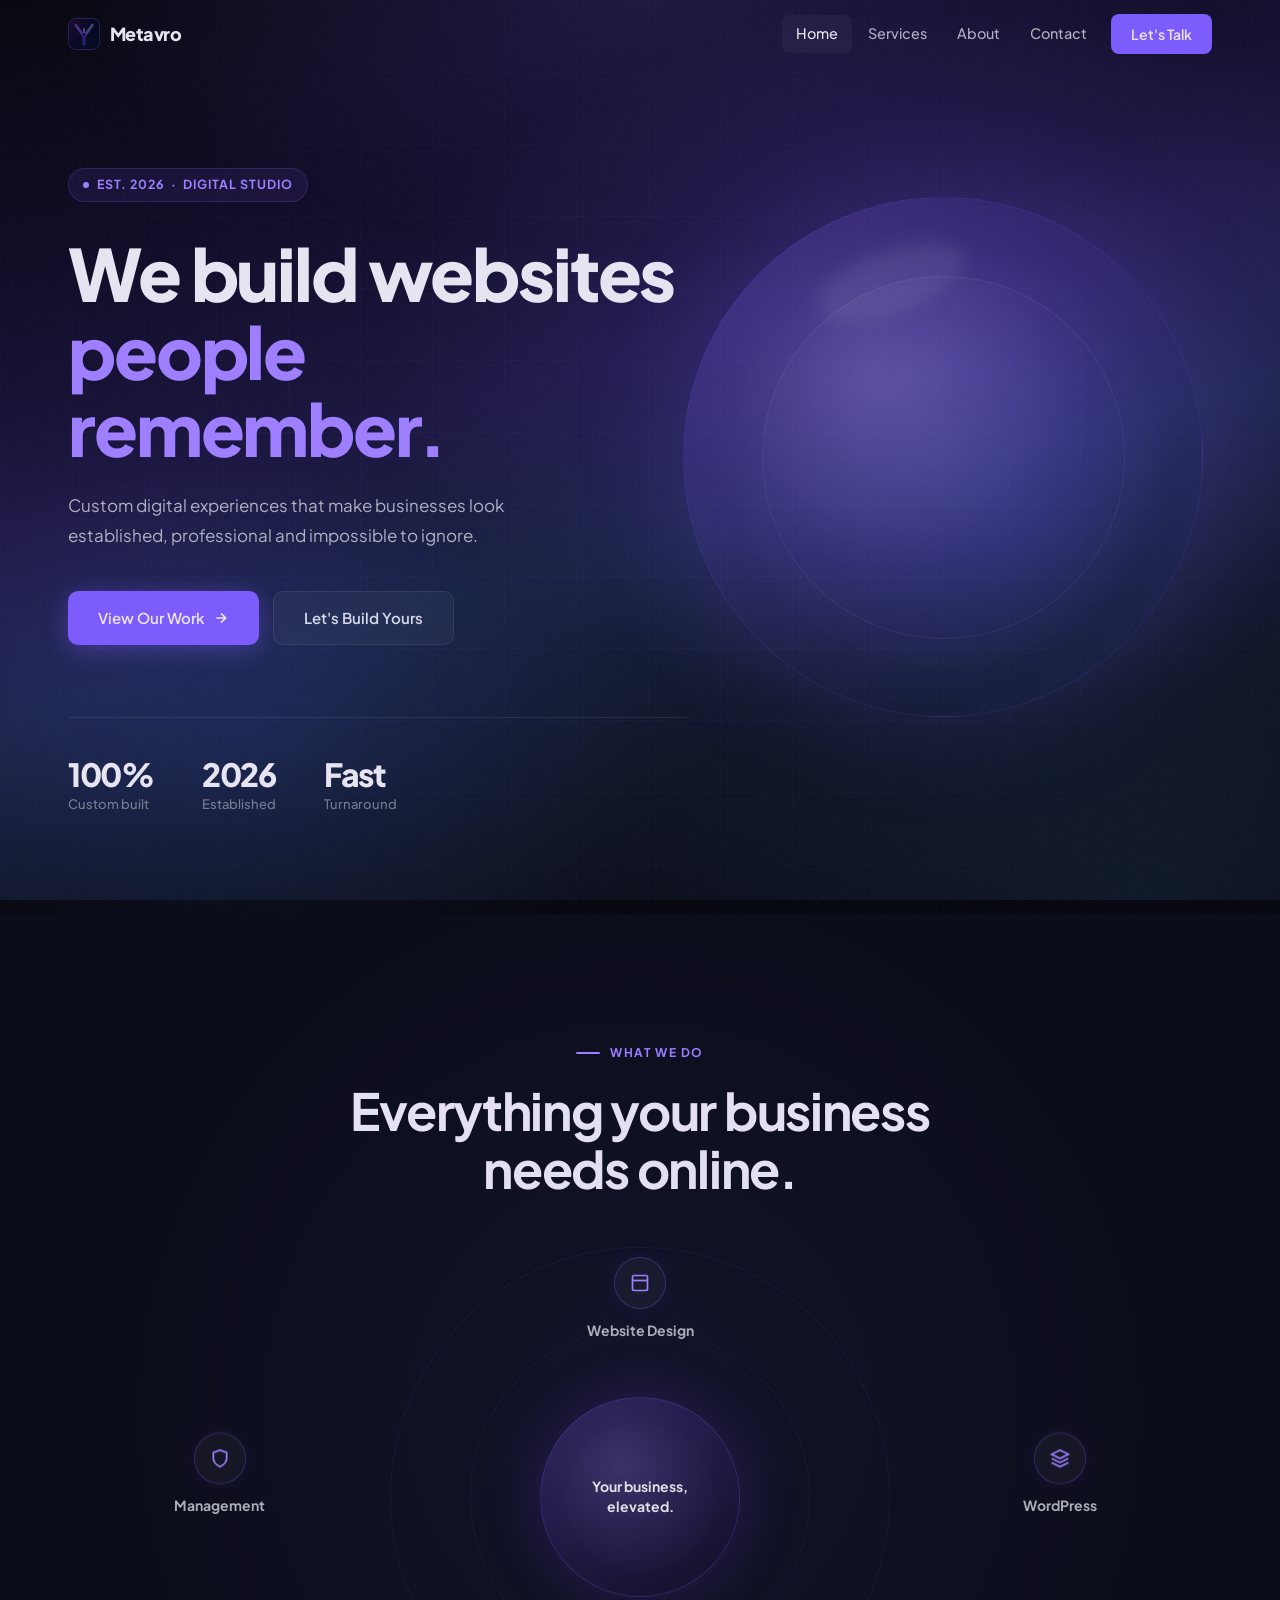
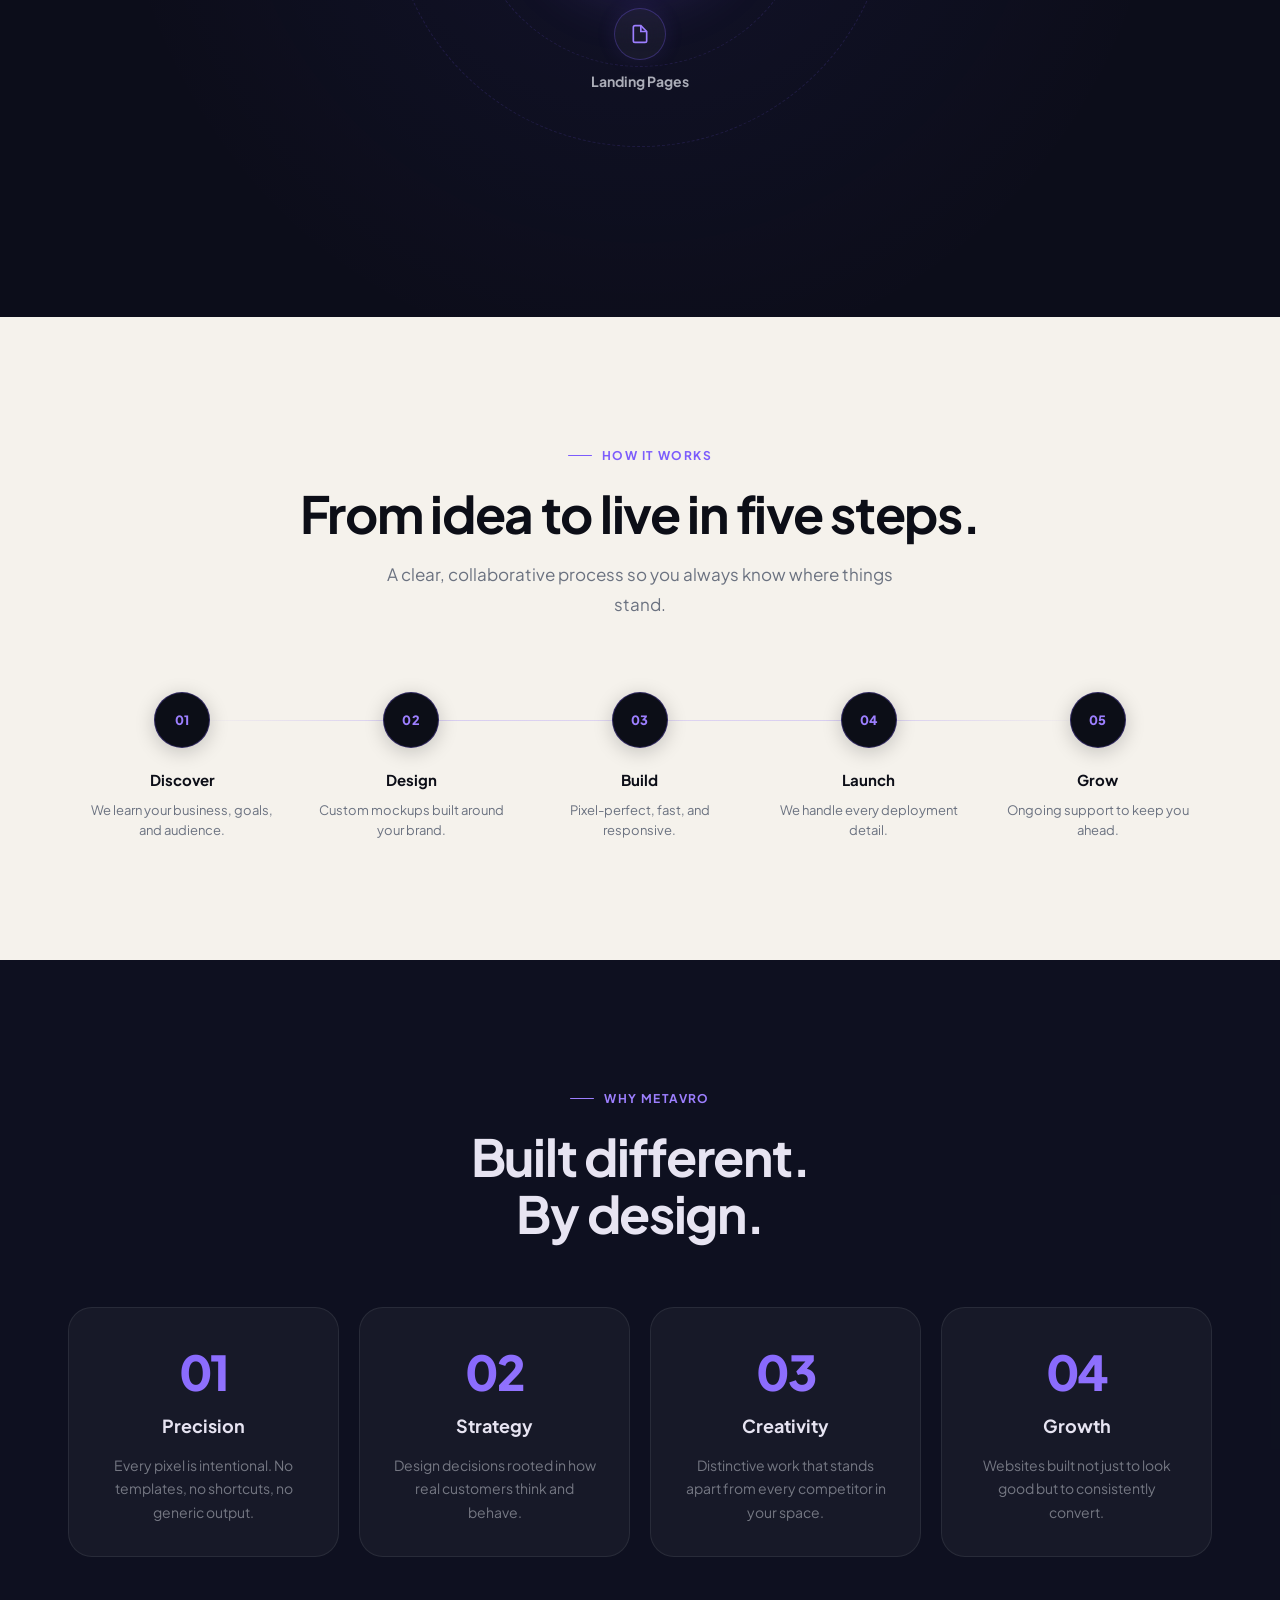
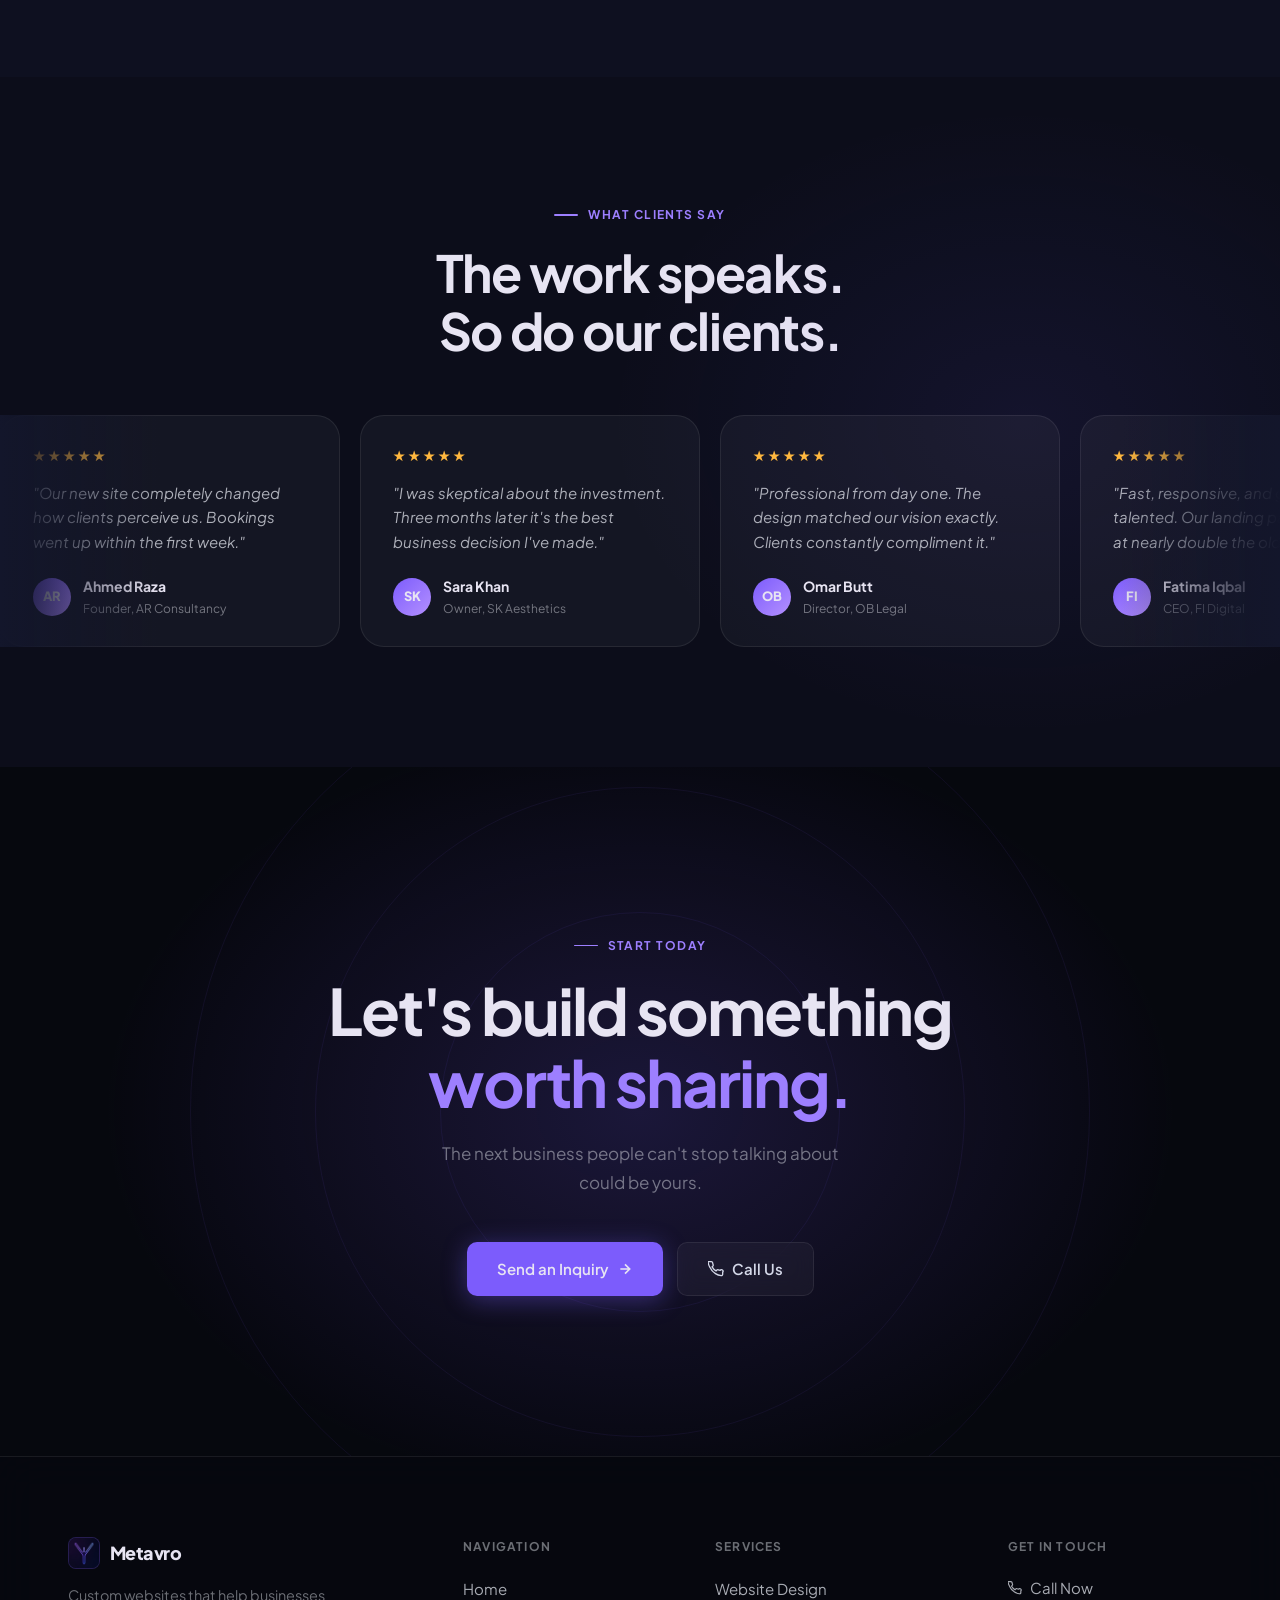
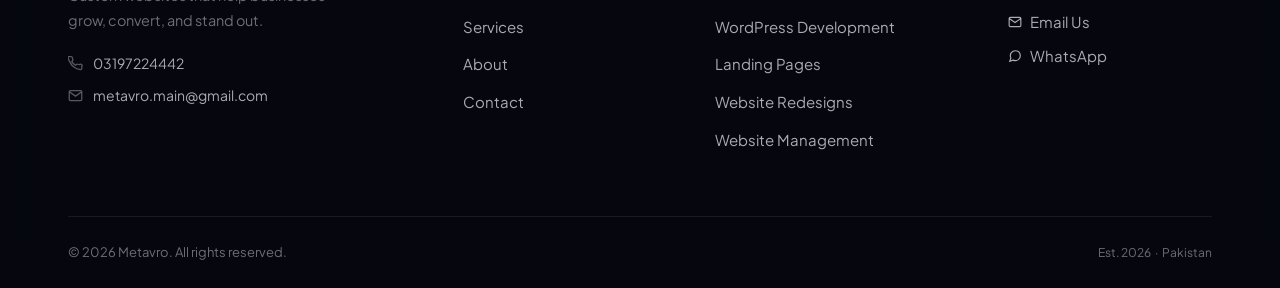
<file: index.html>
<!DOCTYPE html>
<html lang="en">
<head>
<meta charset="UTF-8">
<meta name="viewport" content="width=device-width, initial-scale=1.0">
<title>Metavro — We build websites people remember.</title>
<meta name="description" content="Metavro creates custom digital experiences that make businesses look established, professional and impossible to ignore.">
<link rel="preconnect" href="https://fonts.googleapis.com">
<link rel="preconnect" href="https://fonts.gstatic.com" crossorigin>
<link href="https://fonts.googleapis.com/css2?family=Plus+Jakarta+Sans:ital,wght@0,400;0,500;0,600;0,700;0,800;1,400&display=swap" rel="stylesheet">
<link rel="icon" type="image/png" href="favicon.png">
<link rel="stylesheet" href="shared.css">
<style>

/* ── HERO ── */
.hero {
  min-height: 100vh;
  background: transparent;
  position: relative;
  display: flex;
  align-items: center;
  overflow: hidden;
  padding-top: 68px;
}
.hero-noise {
  position: absolute; inset: 0;
  background-image: url("data:image/svg+xml,%3Csvg viewBox='0 0 256 256' xmlns='http://www.w3.org/2000/svg'%3E%3Cfilter id='noise'%3E%3CfeTurbulence type='fractalNoise' baseFrequency='0.9' numOctaves='4' stitchTiles='stitch'/%3E%3C/filter%3E%3Crect width='100%25' height='100%25' filter='url(%23noise)' opacity='1'/%3E%3C/svg%3E");
  opacity: 0.025; pointer-events: none;
}
.hero-gradient {
  position: absolute; inset: 0; pointer-events: none;
  background: radial-gradient(ellipse 70% 60% at 75% 40%, rgba(124,92,252,0.22) 0%, transparent 65%),
              radial-gradient(ellipse 50% 50% at 20% 80%, rgba(59,91,219,0.14) 0%, transparent 60%);
}
.hero-grid {
  position: absolute; inset: 0; pointer-events: none;
  background-image:
    linear-gradient(rgba(124,92,252,0.05) 1px, transparent 1px),
    linear-gradient(90deg, rgba(124,92,252,0.05) 1px, transparent 1px);
  background-size: 72px 72px;
  mask-image: radial-gradient(ellipse 80% 80% at 50% 50%, black 30%, transparent 100%);
}
.hero-sphere {
  position: absolute; right: 6%; top: 50%; transform: translateY(-50%);
  width: min(520px, 48vw); height: min(520px, 48vw);
  border-radius: 50%;
  background: radial-gradient(circle at 35% 35%, rgba(157,127,255,0.35), rgba(124,92,252,0.18) 40%, transparent 70%),
              radial-gradient(circle at 65% 65%, rgba(59,91,219,0.15), transparent 60%);
  border: 1px solid rgba(124,92,252,0.15);
  box-shadow: 0 0 120px rgba(124,92,252,0.18), inset 0 0 60px rgba(124,92,252,0.08);
  animation: float 7s ease-in-out infinite;
  pointer-events: none;
}
.hero-sphere::before {
  content: '';
  position: absolute; inset: 15%;
  border-radius: 50%;
  border: 1px solid rgba(255,255,255,0.06);
  background: radial-gradient(circle at 40% 30%, rgba(255,255,255,0.06), transparent 60%);
}
.hero-sphere::after {
  content: '';
  position: absolute; top: 10%; left: 25%; width: 30%; height: 12%;
  border-radius: 50%;
  background: rgba(255,255,255,0.07);
  filter: blur(8px);
  transform: rotate(-20deg);
}
@keyframes float {
  0%, 100% { transform: translateY(-50%) translateY(0px); }
  50% { transform: translateY(-50%) translateY(-18px); }
}
.hero-inner {
  position: relative; z-index: 2;
  width: 100%; max-width: 1200px; margin: 0 auto;
  padding: 100px 28px;
}
.hero-content { max-width: 620px; }
.hero-badge {
  display: inline-flex; align-items: center; gap: 8px;
  background: rgba(124,92,252,0.1); border: 1px solid rgba(124,92,252,0.22);
  color: var(--violet2); font-size: 0.78rem; font-weight: 700;
  letter-spacing: 0.08em; text-transform: uppercase;
  padding: 6px 14px; border-radius: 100px; margin-bottom: 32px;
}
.hero-badge-dot { width: 6px; height: 6px; border-radius: 50%; background: var(--violet2); flex-shrink: 0; animation: pulse 2s infinite; }
@keyframes pulse { 0%,100% { opacity:1; transform:scale(1); } 50% { opacity:0.4; transform:scale(0.7); } }
.hero h1 { color: var(--offwhite); margin-bottom: 24px; }
.hero h1 em { font-style: normal; color: var(--violet2); }
.hero-sub {
  color: var(--text-soft); font-size: 1.0625rem; line-height: 1.75;
  margin-bottom: 40px; max-width: 480px;
}
.hero-actions { display: flex; gap: 14px; flex-wrap: wrap; }
.hero-stats {
  margin-top: 72px;
  display: flex; gap: 48px; flex-wrap: wrap;
  padding-top: 40px; border-top: 1px solid var(--glass-border);
}
.stat-num { font-size: 2rem; font-weight: 800; color: var(--offwhite); letter-spacing: -0.04em; line-height: 1; }
.stat-label { font-size: 0.8125rem; color: var(--text-muted); margin-top: 4px; font-weight: 500; }

/* ── SERVICES (orbital) ── */
.services-section {
  background: rgba(19,22,43,0.42);
  position: relative; overflow: hidden;
}
.services-section::before {
  content: ''; position: absolute; inset: 0;
  background: radial-gradient(ellipse 60% 80% at 50% 50%, rgba(124,92,252,0.07), transparent 70%);
  pointer-events: none;
}
.orbital-wrap {
  position: relative;
  display: flex; align-items: center; justify-content: center;
  min-height: 600px;
}
@keyframes floatCore {
  0%, 100% { transform: translateY(0); }
  50% { transform: translateY(-10px); }
}
.orbital-core {
  position: relative; z-index: 3;
  width: 200px; height: 200px; border-radius: 50%;
  background: radial-gradient(circle at 40% 35%, rgba(157,127,255,0.3), rgba(124,92,252,0.15) 50%, transparent 80%);
  border: 1px solid rgba(124,92,252,0.25);
  box-shadow: 0 0 60px rgba(124,92,252,0.2), inset 0 0 30px rgba(124,92,252,0.08);
  display: flex; align-items: center; justify-content: center; text-align: center; padding: 24px;
  animation: floatCore 8s ease-in-out infinite;
}
.orbital-core-text {
  font-size: 0.875rem; font-weight: 700; color: rgba(255,255,255,0.85); line-height: 1.4;
}
.orbital-ring {
  position: absolute; border-radius: 50%;
  border: 1px dashed rgba(124,92,252,0.15);
  animation: spin linear infinite;
}
.ring-1 { width: 340px; height: 340px; animation-duration: 30s; }
.ring-2 { width: 500px; height: 500px; animation-duration: 50s; animation-direction: reverse; }
@keyframes spin { from { transform: rotate(0deg); } to { transform: rotate(360deg); } }
.orbital-nodes {
  position: absolute; inset: 0;
  display: flex; align-items: center; justify-content: center;
}
.orbital-node {
  position: absolute;
  transition: var(--t);
}
.orbital-node-btn {
  display: flex; flex-direction: column; align-items: center; gap: 10px; cursor: pointer;
  transition: var(--t);
}
.orbital-node-btn:hover .node-dot { transform: scale(1.2); box-shadow: 0 0 20px rgba(124,92,252,0.5); }
.orbital-node-btn:hover .node-label { color: var(--offwhite); }
.orbital-node-btn:hover .node-desc { opacity: 1; transform: translateY(0); }
.node-dot {
  width: 52px; height: 52px; border-radius: 50%;
  background: var(--glass-bg); border: 1px solid rgba(124,92,252,0.3);
  display: flex; align-items: center; justify-content: center;
  backdrop-filter: blur(12px); transition: var(--t);
  box-shadow: 0 0 20px rgba(124,92,252,0.1);
}
.node-dot svg { color: var(--violet2); }
.node-label { font-size: 0.875rem; font-weight: 700; color: var(--text-soft); white-space: nowrap; transition: var(--t); }
.node-desc {
  font-size: 0.75rem; color: var(--text-muted); max-width: 120px; text-align: center;
  opacity: 0; transform: translateY(4px); transition: var(--t); line-height: 1.45;
}
/* positions */
.node-top    { top: 10%;  left: 50%; transform: translateX(-50%); }
.node-right  { right: 8%; top: 50%; transform: translateY(-50%); }
.node-bottom { bottom: 10%; left: 50%; transform: translateX(-50%); }
.node-left   { left: 8%;  top: 50%; transform: translateY(-50%); }

/* mobile orbital fallback */
.orbital-mobile { display: none; }
.svc-pill {
  display: flex; align-items: center; gap: 16px;
  background: var(--glass-bg); border: 1px solid var(--glass-border);
  border-radius: 16px; padding: 20px 24px; transition: var(--t);
}
.svc-pill:hover { border-color: rgba(124,92,252,0.35); background: rgba(124,92,252,0.06); }
.svc-pill-icon {
  width: 44px; height: 44px; border-radius: 12px; flex-shrink: 0;
  background: var(--violet-dim); border: 1px solid rgba(124,92,252,0.2);
  display: flex; align-items: center; justify-content: center; color: var(--violet2);
}
.svc-pill-name { font-size: 1rem; font-weight: 700; color: var(--offwhite); }
.svc-pill-desc { font-size: 0.8125rem; color: var(--text-muted); margin-top: 2px; }

/* ── PROCESS ── */
.process-section { background: var(--cream); }
.process-header .section-title { color: var(--ink); }
.process-header .section-sub { color: #6B7280; }
.process-header .eyebrow { color: var(--violet); }
.process-header .eyebrow::before { background: var(--violet); }
.process-track {
  position: relative; margin-top: 72px;
  display: grid; grid-template-columns: repeat(5, 1fr); gap: 0;
}
.process-line {
  position: absolute; top: 28px; left: 10%; right: 10%; height: 1px;
  background: linear-gradient(90deg, transparent, var(--violet), var(--violet2), var(--violet), transparent);
  opacity: 0.25; pointer-events: none;
}
.process-step {
  display: flex; flex-direction: column; align-items: center; text-align: center;
  padding: 0 12px; position: relative; z-index: 1;
}
.process-num {
  width: 56px; height: 56px; border-radius: 50%;
  background: var(--ink); color: var(--violet2);
  border: 1.5px solid rgba(124,92,252,0.3);
  display: flex; align-items: center; justify-content: center;
  font-size: 0.8rem; font-weight: 800; letter-spacing: 0.04em;
  margin-bottom: 20px;
  transition: var(--t); cursor: default;
  box-shadow: 0 4px 20px rgba(0,0,0,0.2);
}
.process-step:hover .process-num {
  background: var(--violet); color: var(--offwhite);
  box-shadow: 0 0 24px rgba(124,92,252,0.45);
  border-color: var(--violet);
  transform: scale(1.1);
}
.process-name { font-size: 0.9375rem; font-weight: 700; color: var(--ink); margin-bottom: 8px; }
.process-desc { font-size: 0.8125rem; color: #6B7280; line-height: 1.55; }

/* ── WHY METAVRO (pillars) ── */
.pillars-section { background: rgba(26,31,58,0.40); }
.pillars-grid {
  margin-top: 64px;
  display: grid; grid-template-columns: repeat(4, 1fr); gap: 20px;
}
.pillar {
  position: relative; overflow: hidden;
  background: var(--glass-bg); border: 1px solid var(--glass-border);
  border-radius: var(--radius-lg); padding: 40px 28px 32px;
  cursor: default; transition: var(--t); text-align: center;
}
.pillar::before {
  content: '';
  position: absolute; top: 0; left: 0; right: 0; height: 2px;
  background: linear-gradient(90deg, transparent, var(--violet), transparent);
  opacity: 0; transition: var(--t);
}
.pillar:hover {
  border-color: rgba(124,92,252,0.3); background: rgba(124,92,252,0.06);
  transform: translateY(-4px); box-shadow: 0 16px 40px rgba(0,0,0,0.25);
}
.pillar:hover::before { opacity: 1; }
.pillar-num {
  font-size: 3rem; font-weight: 800; letter-spacing: -0.05em;
  color: var(--violet-dim); line-height: 1; margin-bottom: 16px;
  background: linear-gradient(135deg, var(--violet), var(--violet2));
  -webkit-background-clip: text; -webkit-text-fill-color: transparent; background-clip: text;
  transition: var(--t);
}
.pillar-title { font-size: 1.125rem; font-weight: 700; color: var(--offwhite); margin-bottom: 14px; }
.pillar-body { font-size: 0.875rem; color: var(--text-muted); line-height: 1.65; }

/* ── TESTIMONIALS ── */
.testi-section {
  background: rgba(19,22,43,0.42); position: relative; overflow: hidden;
}
.testi-section::before {
  content: ''; position: absolute; inset: 0;
  background: radial-gradient(ellipse 50% 70% at 80% 50%, rgba(124,92,252,0.08), transparent 65%);
  pointer-events: none;
}
.testi-marquee-wrap { margin-top: 56px; overflow: hidden; position: relative; }
.testi-marquee-wrap::before,
.testi-marquee-wrap::after {
  content: ''; position: absolute; top: 0; bottom: 0; width: 160px; z-index: 2;
}
.testi-marquee-wrap::before { left: 0; background: linear-gradient(90deg, var(--ink2), transparent); }
.testi-marquee-wrap::after  { right: 0; background: linear-gradient(-90deg, var(--ink2), transparent); }
.testi-marquee {
  display: flex; gap: 20px;
  animation: marquee 32s linear infinite;
  width: max-content;
}
.testi-marquee:hover { animation-play-state: paused; }
@keyframes marquee { from { transform: translateX(0); } to { transform: translateX(-50%); } }
.testi-card {
  background: var(--glass-bg); border: 1px solid var(--glass-border);
  border-radius: var(--radius-lg); padding: 28px 32px;
  width: 340px; flex-shrink: 0; transition: var(--t);
}
.testi-card:hover { border-color: rgba(124,92,252,0.25); }
.testi-stars { display: flex; gap: 3px; margin-bottom: 14px; }
.testi-stars span { color: #FFB83F; font-size: 0.875rem; }
.testi-text { font-size: 0.9375rem; color: var(--text-soft); line-height: 1.65; margin-bottom: 20px; font-style: italic; }
.testi-author { display: flex; align-items: center; gap: 12px; }
.testi-avatar {
  width: 38px; height: 38px; border-radius: 50%;
  background: linear-gradient(135deg, var(--violet), #B490FF);
  display: flex; align-items: center; justify-content: center;
  font-size: 0.8rem; font-weight: 800; color: var(--offwhite); flex-shrink: 0;
}
.testi-name { font-size: 0.875rem; font-weight: 700; color: var(--offwhite); }
.testi-role { font-size: 0.75rem; color: var(--text-muted); margin-top: 2px; }

/* ── CTA ── */
.cta-section {
  background: rgba(7,8,15,0.5);
  position: relative; overflow: hidden; text-align: center;
  padding: 160px 0;
}
.cta-bg {
  position: absolute; inset: 0; pointer-events: none;
  background: radial-gradient(ellipse 60% 80% at 50% 50%, rgba(124,92,252,0.18), transparent 70%);
}
.cta-ring {
  position: absolute; border-radius: 50%;
  border: 1px solid rgba(124,92,252,0.08);
  top: 50%; left: 50%; transform: translate(-50%,-50%);
}
.cta-ring-1 { width: 400px; height: 400px; }
.cta-ring-2 { width: 650px; height: 650px; }
.cta-ring-3 { width: 900px; height: 900px; }
.cta-inner { position: relative; z-index: 2; }
.cta-inner h2 { color: var(--offwhite); font-size: clamp(2.2rem, 5vw, 4rem); letter-spacing: -0.03em; margin-bottom: 20px; }
.cta-inner h2 em { font-style: normal; color: var(--violet2); }
.cta-sub { color: var(--text-muted); font-size: 1.0625rem; margin-bottom: 44px; max-width: 440px; margin-left: auto; margin-right: auto; }
.cta-actions { display: flex; gap: 14px; justify-content: center; flex-wrap: wrap; }

/* ── RESPONSIVE ── */
@media (max-width: 900px) {
  .orbital-wrap { display: none; }
  .orbital-mobile { display: flex; flex-direction: column; gap: 12px; margin-top: 48px; }
  .hero-sphere { display: none; }
  .process-track { grid-template-columns: 1fr; gap: 40px; }
  .process-line { display: none; }
  .process-step { flex-direction: row; text-align: left; gap: 20px; align-items: flex-start; }
  .process-num { margin-bottom: 0; flex-shrink: 0; }
  .pillars-grid { grid-template-columns: 1fr 1fr; }
}
@media (max-width: 600px) {
  .hero-stats { gap: 32px; }
  .pillars-grid { grid-template-columns: 1fr; }
  .cta-ring-2, .cta-ring-3 { display: none; }
}
</style>
</head>
<body>

<!-- NAV -->
<header class="nav-header" id="mainNav">
  <div class="nav-inner">
    <a href="index.html" class="nav-logo">
      <div class="logo-mark"><img src="logo.png" alt="Metavro logo"></div>
      <span class="logo-text">Metavro</span>
    </a>
    <nav class="nav-links" id="navLinks">
      <a href="index.html" class="nav-link active">Home</a>
      <a href="services.html" class="nav-link">Services</a>
      <a href="about.html" class="nav-link">About</a>
      <a href="contact.html" class="nav-link">Contact</a>
      <a href="contact.html" class="btn-nav">Let's Talk</a>
    </nav>
    <button class="hamburger" id="hamburger" aria-label="Menu">
      <span></span><span></span><span></span>
    </button>
  </div>
</header>

<!-- HERO -->
<section class="hero">
  <div class="hero-noise"></div>
  <div class="hero-gradient"></div>
  <div class="hero-grid"></div>
  <div class="hero-sphere"></div>
  <div class="hero-inner">
    <div class="hero-content">
      <div class="hero-badge">
        <span class="hero-badge-dot"></span>
        Est. 2026 &nbsp;·&nbsp; Digital Studio
      </div>
      <h1>We build websites<br><em>people remember.</em></h1>
      <p class="hero-sub">Custom digital experiences that make businesses look established, professional and impossible to ignore.</p>
      <div class="hero-actions">
        <a href="services.html" class="btn btn-primary">View Our Work
          <svg width="16" height="16" viewBox="0 0 24 24" fill="none" stroke="currentColor" stroke-width="2.5"><path d="M5 12h14M12 5l7 7-7 7"/></svg>
        </a>
        <a href="contact.html" class="btn btn-ghost">Let's Build Yours</a>
      </div>
      <div class="hero-stats">
        <div>
          <div class="stat-num">100%</div>
          <div class="stat-label">Custom built</div>
        </div>
        <div>
          <div class="stat-num">2026</div>
          <div class="stat-label">Established</div>
        </div>
        <div>
          <div class="stat-num">Fast</div>
          <div class="stat-label">Turnaround</div>
        </div>
      </div>
    </div>
  </div>
</section>

<!-- SERVICES -->
<section class="services-section section">
  <div class="container">
    <div class="text-center">
      <div class="eyebrow">What We Do</div>
      <h2 class="text-white">Everything your business<br>needs online.</h2>
    </div>
    <!-- Desktop orbital -->
    <div class="orbital-wrap">
      <div class="orbital-ring ring-1"></div>
      <div class="orbital-ring ring-2"></div>
      <div class="orbital-core">
        <span class="orbital-core-text">Your business, elevated.</span>
      </div>
      <div class="orbital-nodes">
        <!-- Top -->
        <div class="orbital-node node-top">
          <div class="orbital-node-btn">
            <div class="node-dot">
              <svg width="20" height="20" viewBox="0 0 24 24" fill="none" stroke="currentColor" stroke-width="2"><rect x="3" y="3" width="18" height="18" rx="2"/><path d="M3 9h18"/></svg>
            </div>
            <span class="node-label">Website Design</span>
            <span class="node-desc">Bespoke, conversion-focused websites.</span>
          </div>
        </div>
        <!-- Right -->
        <div class="orbital-node node-right">
          <div class="orbital-node-btn">
            <div class="node-dot">
              <svg width="20" height="20" viewBox="0 0 24 24" fill="none" stroke="currentColor" stroke-width="2"><path d="M12 2L2 7l10 5 10-5-10-5zM2 17l10 5 10-5M2 12l10 5 10-5"/></svg>
            </div>
            <span class="node-label">WordPress</span>
            <span class="node-desc">Powerful, easy-to-manage sites.</span>
          </div>
        </div>
        <!-- Bottom -->
        <div class="orbital-node node-bottom">
          <div class="orbital-node-btn">
            <div class="node-dot">
              <svg width="20" height="20" viewBox="0 0 24 24" fill="none" stroke="currentColor" stroke-width="2"><path d="M13 2H6a2 2 0 00-2 2v16a2 2 0 002 2h12a2 2 0 002-2V9z"/><polyline points="13 2 13 9 20 9"/></svg>
            </div>
            <span class="node-label">Landing Pages</span>
            <span class="node-desc">High-converting single pages.</span>
          </div>
        </div>
        <!-- Left -->
        <div class="orbital-node node-left">
          <div class="orbital-node-btn">
            <div class="node-dot">
              <svg width="20" height="20" viewBox="0 0 24 24" fill="none" stroke="currentColor" stroke-width="2"><path d="M12 22s8-4 8-10V5l-8-3-8 3v7c0 6 8 10 8 10z"/></svg>
            </div>
            <span class="node-label">Management</span>
            <span class="node-desc">Ongoing care & optimization.</span>
          </div>
        </div>
      </div>
    </div>
    <!-- Mobile fallback -->
    <div class="orbital-mobile">
      <div class="svc-pill">
        <div class="svc-pill-icon"><svg width="20" height="20" viewBox="0 0 24 24" fill="none" stroke="currentColor" stroke-width="2"><rect x="3" y="3" width="18" height="18" rx="2"/><path d="M3 9h18"/></svg></div>
        <div><div class="svc-pill-name">Website Design</div><div class="svc-pill-desc">Bespoke, conversion-focused websites.</div></div>
      </div>
      <div class="svc-pill">
        <div class="svc-pill-icon"><svg width="20" height="20" viewBox="0 0 24 24" fill="none" stroke="currentColor" stroke-width="2"><path d="M12 2L2 7l10 5 10-5-10-5zM2 17l10 5 10-5M2 12l10 5 10-5"/></svg></div>
        <div><div class="svc-pill-name">WordPress</div><div class="svc-pill-desc">Powerful, easy-to-manage sites.</div></div>
      </div>
      <div class="svc-pill">
        <div class="svc-pill-icon"><svg width="20" height="20" viewBox="0 0 24 24" fill="none" stroke="currentColor" stroke-width="2"><path d="M13 2H6a2 2 0 00-2 2v16a2 2 0 002 2h12a2 2 0 002-2V9z"/><polyline points="13 2 13 9 20 9"/></svg></div>
        <div><div class="svc-pill-name">Landing Pages</div><div class="svc-pill-desc">High-converting single pages.</div></div>
      </div>
      <div class="svc-pill">
        <div class="svc-pill-icon"><svg width="20" height="20" viewBox="0 0 24 24" fill="none" stroke="currentColor" stroke-width="2"><path d="M12 22s8-4 8-10V5l-8-3-8 3v7c0 6 8 10 8 10z"/></svg></div>
        <div><div class="svc-pill-name">Website Management</div><div class="svc-pill-desc">Ongoing care and optimization.</div></div>
      </div>
    </div>
  </div>
</section>

<!-- PROCESS -->
<section class="process-section section">
  <div class="container">
    <div class="text-center process-header">
      <div class="eyebrow">How It Works</div>
      <h2 class="section-title">From idea to live in five steps.</h2>
      <p class="section-sub">A clear, collaborative process so you always know where things stand.</p>
    </div>
    <div class="process-track">
      <div class="process-line"></div>
      <div class="process-step">
        <div class="process-num">01</div>
        <div>
          <div class="process-name">Discover</div>
          <div class="process-desc">We learn your business, goals, and audience.</div>
        </div>
      </div>
      <div class="process-step">
        <div class="process-num">02</div>
        <div>
          <div class="process-name">Design</div>
          <div class="process-desc">Custom mockups built around your brand.</div>
        </div>
      </div>
      <div class="process-step">
        <div class="process-num">03</div>
        <div>
          <div class="process-name">Build</div>
          <div class="process-desc">Pixel-perfect, fast, and responsive.</div>
        </div>
      </div>
      <div class="process-step">
        <div class="process-num">04</div>
        <div>
          <div class="process-name">Launch</div>
          <div class="process-desc">We handle every deployment detail.</div>
        </div>
      </div>
      <div class="process-step">
        <div class="process-num">05</div>
        <div>
          <div class="process-name">Grow</div>
          <div class="process-desc">Ongoing support to keep you ahead.</div>
        </div>
      </div>
    </div>
  </div>
</section>

<!-- WHY METAVRO -->
<section class="pillars-section section">
  <div class="container">
    <div class="text-center">
      <div class="eyebrow">Why Metavro</div>
      <h2 class="text-white">Built different.<br>By design.</h2>
    </div>
    <div class="pillars-grid">
      <div class="pillar">
        <div class="pillar-num">01</div>
        <div class="pillar-title">Precision</div>
        <div class="pillar-body">Every pixel is intentional. No templates, no shortcuts, no generic output.</div>
      </div>
      <div class="pillar">
        <div class="pillar-num">02</div>
        <div class="pillar-title">Strategy</div>
        <div class="pillar-body">Design decisions rooted in how real customers think and behave.</div>
      </div>
      <div class="pillar">
        <div class="pillar-num">03</div>
        <div class="pillar-title">Creativity</div>
        <div class="pillar-body">Distinctive work that stands apart from every competitor in your space.</div>
      </div>
      <div class="pillar">
        <div class="pillar-num">04</div>
        <div class="pillar-title">Growth</div>
        <div class="pillar-body">Websites built not just to look good but to consistently convert.</div>
      </div>
    </div>
  </div>
</section>

<!-- TESTIMONIALS -->
<section class="testi-section section">
  <div class="container">
    <div class="text-center">
      <div class="eyebrow">What Clients Say</div>
      <h2 class="text-white">The work speaks.<br>So do our clients.</h2>
    </div>
  </div>
  <div class="testi-marquee-wrap" style="margin-top:56px;">
    <div class="testi-marquee" id="testiMarquee">
      <!-- Set 1 -->
      <div class="testi-card">
        <div class="testi-stars"><span>★</span><span>★</span><span>★</span><span>★</span><span>★</span></div>
        <p class="testi-text">"Our new site completely changed how clients perceive us. Bookings went up within the first week."</p>
        <div class="testi-author">
          <div class="testi-avatar">AR</div>
          <div><div class="testi-name">Ahmed Raza</div><div class="testi-role">Founder, AR Consultancy</div></div>
        </div>
      </div>
      <div class="testi-card">
        <div class="testi-stars"><span>★</span><span>★</span><span>★</span><span>★</span><span>★</span></div>
        <p class="testi-text">"I was skeptical about the investment. Three months later it's the best business decision I've made."</p>
        <div class="testi-author">
          <div class="testi-avatar">SK</div>
          <div><div class="testi-name">Sara Khan</div><div class="testi-role">Owner, SK Aesthetics</div></div>
        </div>
      </div>
      <div class="testi-card">
        <div class="testi-stars"><span>★</span><span>★</span><span>★</span><span>★</span><span>★</span></div>
        <p class="testi-text">"Professional from day one. The design matched our vision exactly. Clients constantly compliment it."</p>
        <div class="testi-author">
          <div class="testi-avatar">OB</div>
          <div><div class="testi-name">Omar Butt</div><div class="testi-role">Director, OB Legal</div></div>
        </div>
      </div>
      <div class="testi-card">
        <div class="testi-stars"><span>★</span><span>★</span><span>★</span><span>★</span><span>★</span></div>
        <p class="testi-text">"Fast, responsive, and genuinely talented. Our landing page converts at nearly double the old rate."</p>
        <div class="testi-author">
          <div class="testi-avatar">FI</div>
          <div><div class="testi-name">Fatima Iqbal</div><div class="testi-role">CEO, FI Digital</div></div>
        </div>
      </div>
      <div class="testi-card">
        <div class="testi-stars"><span>★</span><span>★</span><span>★</span><span>★</span><span>★</span></div>
        <p class="testi-text">"They delivered something I couldn't have imagined myself. Exactly what a premium brand deserves."</p>
        <div class="testi-author">
          <div class="testi-avatar">ZM</div>
          <div><div class="testi-name">Zain Malik</div><div class="testi-role">Founder, ZM Studios</div></div>
        </div>
      </div>
      <!-- Set 2 (duplicate for seamless loop) -->
      <div class="testi-card">
        <div class="testi-stars"><span>★</span><span>★</span><span>★</span><span>★</span><span>★</span></div>
        <p class="testi-text">"Our new site completely changed how clients perceive us. Bookings went up within the first week."</p>
        <div class="testi-author">
          <div class="testi-avatar">AR</div>
          <div><div class="testi-name">Ahmed Raza</div><div class="testi-role">Founder, AR Consultancy</div></div>
        </div>
      </div>
      <div class="testi-card">
        <div class="testi-stars"><span>★</span><span>★</span><span>★</span><span>★</span><span>★</span></div>
        <p class="testi-text">"I was skeptical about the investment. Three months later it's the best business decision I've made."</p>
        <div class="testi-author">
          <div class="testi-avatar">SK</div>
          <div><div class="testi-name">Sara Khan</div><div class="testi-role">Owner, SK Aesthetics</div></div>
        </div>
      </div>
      <div class="testi-card">
        <div class="testi-stars"><span>★</span><span>★</span><span>★</span><span>★</span><span>★</span></div>
        <p class="testi-text">"Professional from day one. The design matched our vision exactly. Clients constantly compliment it."</p>
        <div class="testi-author">
          <div class="testi-avatar">OB</div>
          <div><div class="testi-name">Omar Butt</div><div class="testi-role">Director, OB Legal</div></div>
        </div>
      </div>
      <div class="testi-card">
        <div class="testi-stars"><span>★</span><span>★</span><span>★</span><span>★</span><span>★</span></div>
        <p class="testi-text">"Fast, responsive, and genuinely talented. Our landing page converts at nearly double the old rate."</p>
        <div class="testi-author">
          <div class="testi-avatar">FI</div>
          <div><div class="testi-name">Fatima Iqbal</div><div class="testi-role">CEO, FI Digital</div></div>
        </div>
      </div>
      <div class="testi-card">
        <div class="testi-stars"><span>★</span><span>★</span><span>★</span><span>★</span><span>★</span></div>
        <p class="testi-text">"They delivered something I couldn't have imagined myself. Exactly what a premium brand deserves."</p>
        <div class="testi-author">
          <div class="testi-avatar">ZM</div>
          <div><div class="testi-name">Zain Malik</div><div class="testi-role">Founder, ZM Studios</div></div>
        </div>
      </div>
    </div>
  </div>
</section>

<!-- CTA -->
<section class="cta-section">
  <div class="cta-bg"></div>
  <div class="cta-ring cta-ring-1"></div>
  <div class="cta-ring cta-ring-2"></div>
  <div class="cta-ring cta-ring-3"></div>
  <div class="container cta-inner">
    <div class="eyebrow" style="justify-content:center;">Start Today</div>
    <h2>Let's build something<br><em>worth sharing.</em></h2>
    <p class="cta-sub">The next business people can't stop talking about could be yours.</p>
    <div class="cta-actions">
      <a href="contact.html" class="btn btn-primary">Send an Inquiry
        <svg width="16" height="16" viewBox="0 0 24 24" fill="none" stroke="currentColor" stroke-width="2.5"><path d="M5 12h14M12 5l7 7-7 7"/></svg>
      </a>
      <a href="tel:+923197224442" class="btn btn-ghost">
        <svg width="16" height="16" viewBox="0 0 24 24" fill="none" stroke="currentColor" stroke-width="2"><path d="M22 16.92v3a2 2 0 01-2.18 2 19.79 19.79 0 01-8.63-3.07A19.5 19.5 0 013.07 9.8a19.79 19.79 0 01-3.07-8.67A2 2 0 012 1h3a2 2 0 012 1.72c.127.96.361 1.903.7 2.81a2 2 0 01-.45 2.11L6.09 8.91a16 16 0 006 6l1.27-1.27a2 2 0 012.11-.45c.907.339 1.85.573 2.81.7A2 2 0 0122 16.92z"/></svg>
        Call Us
      </a>
    </div>
  </div>
</section>

<!-- FOOTER -->
<footer class="footer">
  <div class="container">
    <div class="footer-grid">
      <div>
        <a href="index.html" class="nav-logo" style="margin-bottom:0">
          <div class="logo-mark"><img src="logo.png" alt="Metavro logo"></div>
          <span class="logo-text">Metavro</span>
        </a>
        <p class="footer-tagline">Custom websites that help businesses grow, convert, and stand out.</p>
        <div class="footer-contact-list">
          <a href="tel:+923197224442" class="footer-contact-item">
            <svg width="15" height="15" viewBox="0 0 24 24" fill="none" stroke="currentColor" stroke-width="2"><path d="M22 16.92v3a2 2 0 01-2.18 2 19.79 19.79 0 01-8.63-3.07A19.5 19.5 0 013.07 9.8a19.79 19.79 0 01-3.07-8.67A2 2 0 012 1h3a2 2 0 012 1.72c.127.96.361 1.903.7 2.81a2 2 0 01-.45 2.11L6.09 8.91a16 16 0 006 6l1.27-1.27a2 2 0 012.11-.45c.907.339 1.85.573 2.81.7A2 2 0 0122 16.92z"/></svg>
            03197224442
          </a>
          <a href="mailto:metavro.main@gmail.com" class="footer-contact-item">
            <svg width="15" height="15" viewBox="0 0 24 24" fill="none" stroke="currentColor" stroke-width="2"><path d="M4 4h16c1.1 0 2 .9 2 2v12c0 1.1-.9 2-2 2H4c-1.1 0-2-.9-2-2V6c0-1.1.9-2 2-2z"/><polyline points="22,6 12,13 2,6"/></svg>
            metavro.main@gmail.com
          </a>
        </div>
      </div>
      <div>
        <h4 class="footer-col-title">Navigation</h4>
        <ul class="footer-links">
          <li><a href="index.html">Home</a></li>
          <li><a href="services.html">Services</a></li>
          <li><a href="about.html">About</a></li>
          <li><a href="contact.html">Contact</a></li>
        </ul>
      </div>
      <div>
        <h4 class="footer-col-title">Services</h4>
        <ul class="footer-links">
          <li><a href="services.html">Website Design</a></li>
          <li><a href="services.html">WordPress Development</a></li>
          <li><a href="services.html">Landing Pages</a></li>
          <li><a href="services.html">Website Redesigns</a></li>
          <li><a href="services.html">Website Management</a></li>
        </ul>
      </div>
      <div>
        <h4 class="footer-col-title">Get in Touch</h4>
        <div class="footer-cta-links">
          <a href="tel:+923197224442" class="footer-action-link">
            <svg width="14" height="14" viewBox="0 0 24 24" fill="none" stroke="currentColor" stroke-width="2"><path d="M22 16.92v3a2 2 0 01-2.18 2 19.79 19.79 0 01-8.63-3.07A19.5 19.5 0 013.07 9.8a19.79 19.79 0 01-3.07-8.67A2 2 0 012 1h3a2 2 0 012 1.72c.127.96.361 1.903.7 2.81a2 2 0 01-.45 2.11L6.09 8.91a16 16 0 006 6l1.27-1.27a2 2 0 012.11-.45c.907.339 1.85.573 2.81.7A2 2 0 0122 16.92z"/></svg>
            Call Now
          </a>
          <a href="mailto:metavro.main@gmail.com" class="footer-action-link">
            <svg width="14" height="14" viewBox="0 0 24 24" fill="none" stroke="currentColor" stroke-width="2"><path d="M4 4h16c1.1 0 2 .9 2 2v12c0 1.1-.9 2-2 2H4c-1.1 0-2-.9-2-2V6c0-1.1.9-2 2-2z"/><polyline points="22,6 12,13 2,6"/></svg>
            Email Us
          </a>
          <a href="https://wa.me/923197224442" target="_blank" rel="noopener" class="footer-action-link">
            <svg width="14" height="14" viewBox="0 0 24 24" fill="none" stroke="currentColor" stroke-width="2"><path d="M21 11.5a8.38 8.38 0 01-.9 3.8 8.5 8.5 0 01-7.6 4.7 8.38 8.38 0 01-3.8-.9L3 21l1.9-5.7a8.38 8.38 0 01-.9-3.8 8.5 8.5 0 014.7-7.6 8.38 8.38 0 013.8-.9h.5a8.48 8.48 0 018 8v.5z"/></svg>
            WhatsApp
          </a>
        </div>
      </div>
    </div>
    <div class="footer-bottom">
      <p>&copy; 2026 Metavro. All rights reserved.</p>
      <p style="color:var(--text-muted);font-size:0.75rem;">Est. 2026 &nbsp;·&nbsp; Pakistan</p>
    </div>
  </div>
</footer>

<script>
const nav = document.getElementById('mainNav');
window.addEventListener('scroll', () => { nav.classList.toggle('scrolled', window.scrollY > 20); }, {passive:true});
const burger = document.getElementById('hamburger');
const navLinks = document.getElementById('navLinks');
burger.addEventListener('click', () => {
  burger.classList.toggle('open');
  navLinks.classList.toggle('open');
});
navLinks.querySelectorAll('.nav-link').forEach(l => l.addEventListener('click', () => {
  burger.classList.remove('open');
  navLinks.classList.remove('open');
}));

// Scroll reveal
const observer = new IntersectionObserver((entries) => {
  entries.forEach(e => {
    if (e.isIntersecting) { e.target.style.opacity = '1'; e.target.style.transform = 'translateY(0)'; }
  });
}, { threshold: 0.1 });
document.querySelectorAll('.pillar, .process-step, .svc-pill').forEach(el => {
  el.style.opacity = '0'; el.style.transform = 'translateY(24px)';
  el.style.transition = 'opacity 0.55s ease, transform 0.55s ease';
  observer.observe(el);
});
</script>
</body>
</html>
</file>
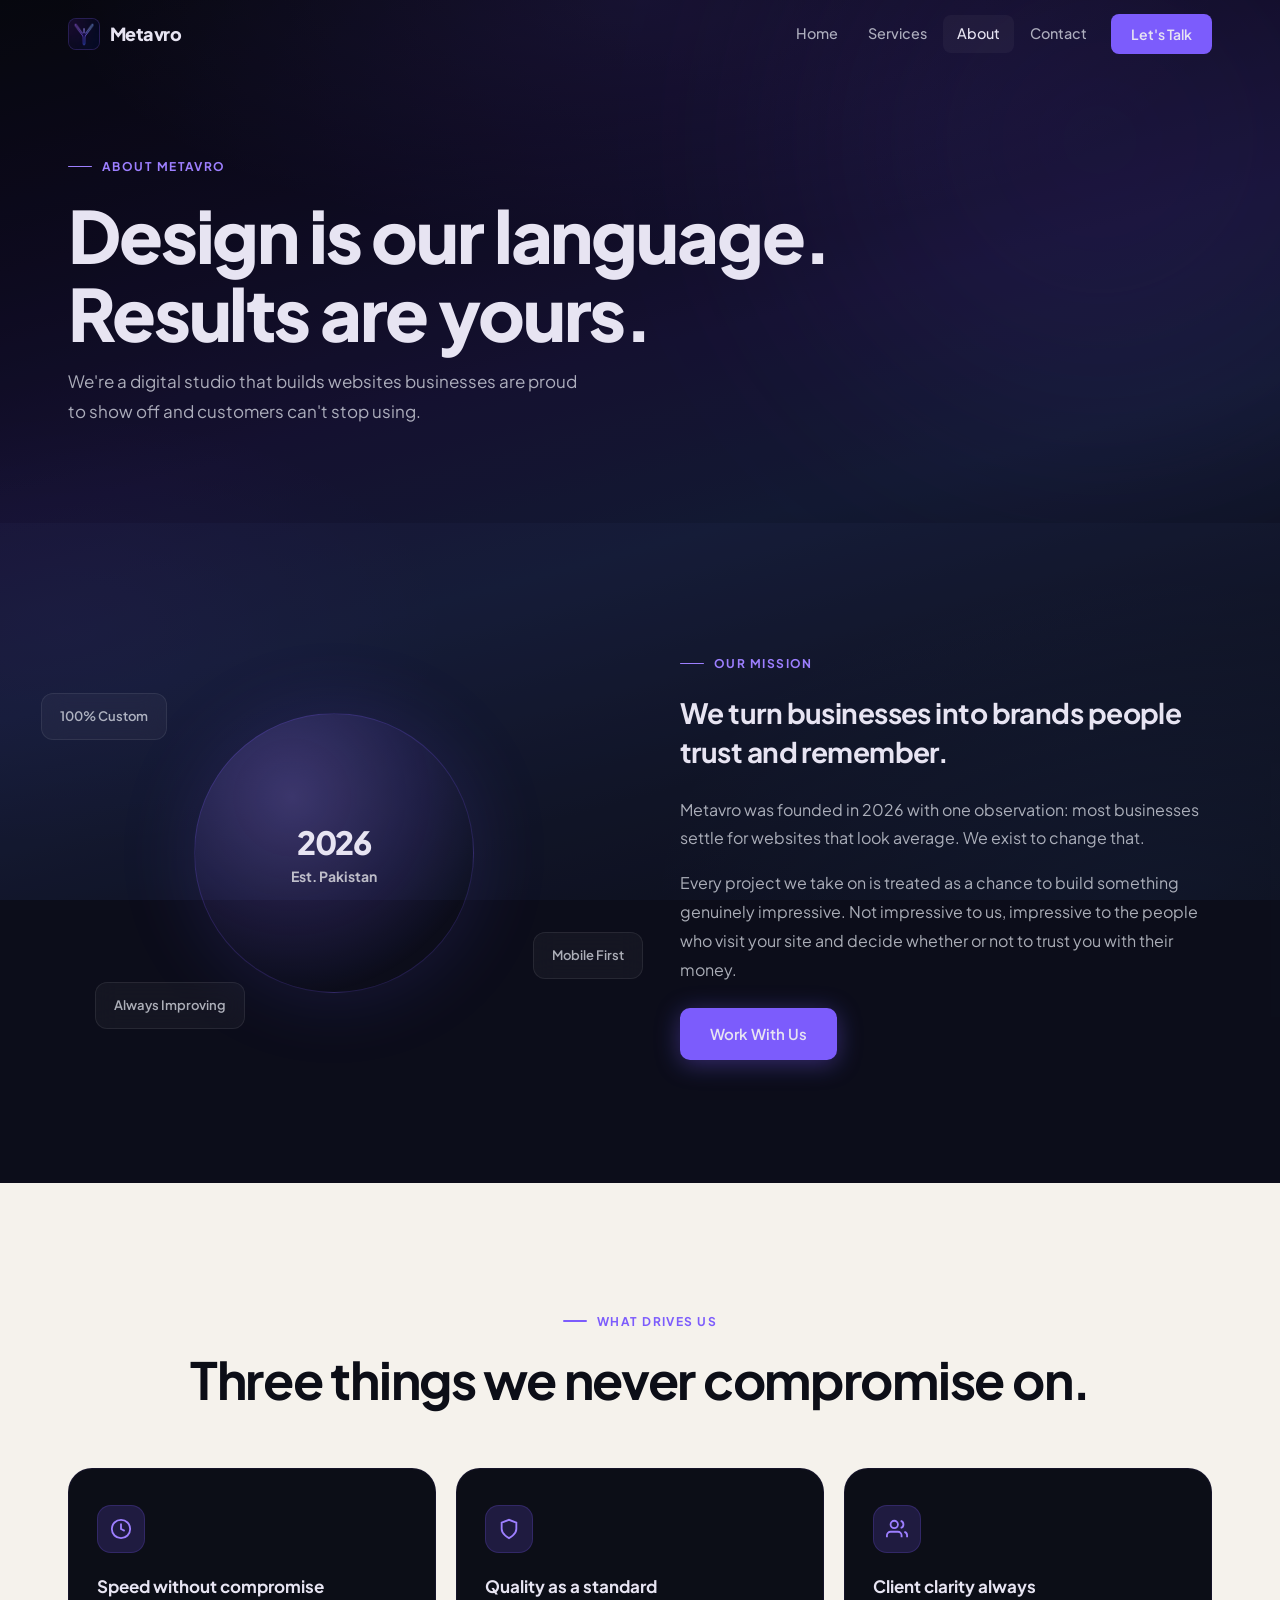
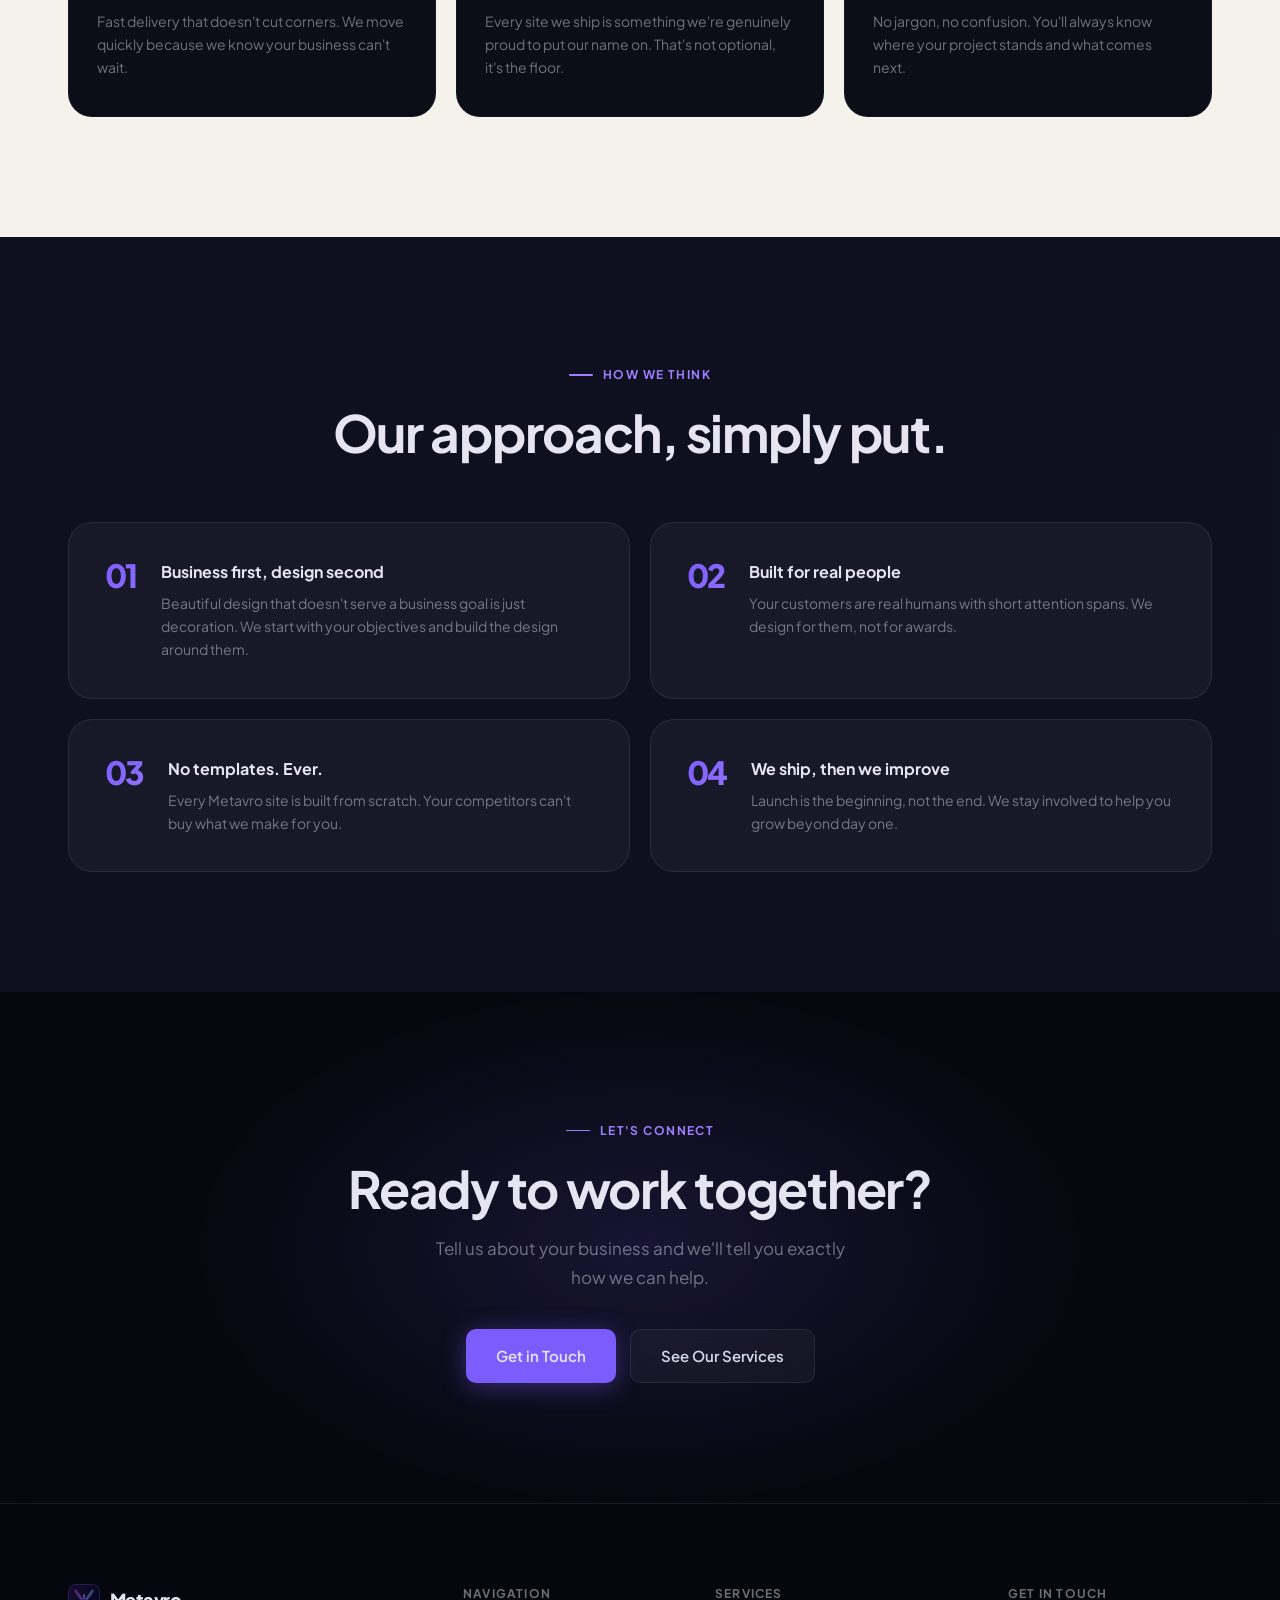
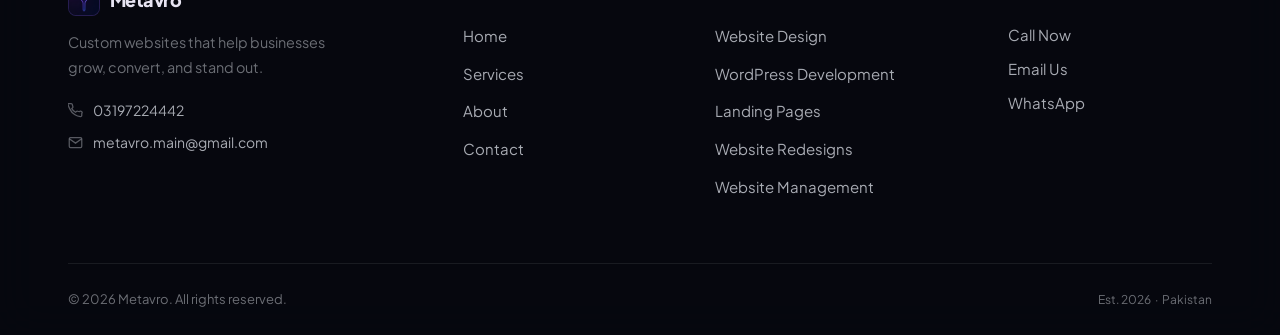
<file: about.html>
<!DOCTYPE html>
<html lang="en">
<head>
<meta charset="UTF-8">
<meta name="viewport" content="width=device-width, initial-scale=1.0">
<title>About — Metavro</title>
<meta name="description" content="Metavro is a digital design studio founded in 2026 with one mission: build websites that make businesses impossible to ignore.">
<link rel="preconnect" href="https://fonts.googleapis.com">
<link rel="preconnect" href="https://fonts.gstatic.com" crossorigin>
<link href="https://fonts.googleapis.com/css2?family=Plus+Jakarta+Sans:wght@400;500;600;700;800&display=swap" rel="stylesheet">
<link rel="icon" type="image/png" href="favicon.png">
<link rel="stylesheet" href="shared.css">
<style>
/* ── Mission ── */
.mission-section { background: rgba(19,22,43,0.42); }
.mission-grid {
  display: grid; grid-template-columns: 1fr 1fr;
  gap: 80px; align-items: center;
}
.mission-visual {
  position: relative; display: flex; align-items: center; justify-content: center;
  min-height: 420px;
}
.mission-orb {
  width: 280px; height: 280px; border-radius: 50%;
  background: radial-gradient(circle at 35% 30%, rgba(157,127,255,0.3), rgba(124,92,252,0.12) 50%, transparent 75%);
  border: 1px solid rgba(124,92,252,0.2);
  box-shadow: 0 0 80px rgba(124,92,252,0.15);
  display: flex; align-items: center; justify-content: center;
  animation: float 8s ease-in-out infinite;
  position: relative;
}
.mission-orb-inner {
  font-size: 0.875rem; font-weight: 700; color: rgba(255,255,255,0.7);
  text-align: center; line-height: 1.5; padding: 24px;
}
.mission-orb-year {
  font-size: 2rem; font-weight: 800; color: var(--offwhite);
  letter-spacing: -0.04em; display: block;
}
.mission-float-tag {
  position: absolute; background: var(--glass-bg);
  border: 1px solid var(--glass-border); border-radius: 12px;
  padding: 12px 18px; backdrop-filter: blur(12px);
  font-size: 0.8125rem; font-weight: 600; color: var(--text-soft);
  white-space: nowrap;
}
.tag-1 { top: 12%; left: -5%; animation: float 6s 0.5s ease-in-out infinite; }
.tag-2 { bottom: 20%; right: -8%; animation: float 7s 1.2s ease-in-out infinite; }
.tag-3 { bottom: 8%; left: 5%; animation: float 5.5s 0.8s ease-in-out infinite; }
@keyframes float { 0%,100%{transform:translateY(0);}50%{transform:translateY(-12px);} }
.mission-body .eyebrow { color: var(--violet2); }
.mission-body .eyebrow::before { background: var(--violet2); }
.mission-statement {
  font-size: clamp(1.3rem, 2.5vw, 1.75rem); font-weight: 700;
  color: var(--offwhite); line-height: 1.4; letter-spacing: -0.02em; margin-bottom: 24px;
}
.mission-para { color: var(--text-soft); font-size: 1rem; line-height: 1.8; margin-bottom: 16px; }

/* ── Values ── */
.values-section { background: var(--cream); }
.values-section .eyebrow { color: var(--violet); }
.values-section .eyebrow::before { background: var(--violet); }
.values-section h2 { color: var(--ink); }
.values-grid {
  margin-top: 60px;
  display: grid; grid-template-columns: repeat(3, 1fr); gap: 20px;
}
.value-card {
  background: var(--ink); border-radius: var(--radius-lg);
  padding: 36px 28px; transition: var(--t);
  border: 1px solid rgba(124,92,252,0.08);
}
.value-card:hover { transform: translateY(-4px); box-shadow: 0 20px 48px rgba(0,0,0,0.25); border-color: rgba(124,92,252,0.2); }
.value-icon {
  width: 48px; height: 48px; border-radius: 14px;
  background: var(--violet-dim); border: 1px solid rgba(124,92,252,0.2);
  display: flex; align-items: center; justify-content: center;
  color: var(--violet2); margin-bottom: 20px;
}
.value-title { font-size: 1.0625rem; font-weight: 700; color: var(--offwhite); margin-bottom: 10px; }
.value-desc { font-size: 0.875rem; color: var(--text-muted); line-height: 1.65; }

/* ── Approach ── */
.approach-section { background: rgba(26,31,58,0.40); }
.approach-grid {
  margin-top: 60px; display: grid;
  grid-template-columns: 1fr 1fr; gap: 20px;
}
.approach-item {
  background: var(--glass-bg); border: 1px solid var(--glass-border);
  border-radius: var(--radius-lg); padding: 36px;
  display: flex; gap: 24px; transition: var(--t);
}
.approach-item:hover { border-color: rgba(124,92,252,0.25); background: rgba(124,92,252,0.04); }
.approach-num {
  font-size: 2rem; font-weight: 800; letter-spacing: -0.05em;
  background: linear-gradient(135deg, var(--violet), var(--violet2));
  -webkit-background-clip: text; -webkit-text-fill-color: transparent; background-clip: text;
  flex-shrink: 0; line-height: 1;
}
.approach-title { font-size: 1rem; font-weight: 700; color: var(--offwhite); margin-bottom: 8px; }
.approach-desc { font-size: 0.875rem; color: var(--text-muted); line-height: 1.65; }

/* ── CTA ── */
.about-cta {
  background: rgba(7,8,15,0.5); text-align: center; padding: 120px 0;
  position: relative; overflow: hidden;
}
.about-cta::before {
  content: ''; position: absolute; inset: 0;
  background: radial-gradient(ellipse 55% 80% at 50% 50%, rgba(124,92,252,0.15), transparent 65%);
  pointer-events: none;
}
.about-cta .inner { position: relative; z-index: 1; }
.about-cta h2 { color: var(--offwhite); margin-bottom: 16px; }
.about-cta p { color: var(--text-muted); margin-bottom: 36px; font-size: 1.0625rem; max-width: 420px; margin-left: auto; margin-right: auto; }

@media (max-width: 768px) {
  .mission-grid { grid-template-columns: 1fr; gap: 48px; }
  .mission-visual { min-height: 300px; }
  .values-grid { grid-template-columns: 1fr; }
  .approach-grid { grid-template-columns: 1fr; }
  .tag-1, .tag-2, .tag-3 { display: none; }
}
@media (max-width: 900px) {
  .values-grid { grid-template-columns: 1fr 1fr; }
}
</style>
</head>
<body>

<header class="nav-header" id="mainNav">
  <div class="nav-inner">
    <a href="index.html" class="nav-logo">
      <div class="logo-mark"><img src="logo.png" alt="Metavro logo"></div>
      <span class="logo-text">Metavro</span>
    </a>
    <nav class="nav-links" id="navLinks">
      <a href="index.html" class="nav-link">Home</a>
      <a href="services.html" class="nav-link">Services</a>
      <a href="about.html" class="nav-link active">About</a>
      <a href="contact.html" class="nav-link">Contact</a>
      <a href="contact.html" class="btn-nav">Let's Talk</a>
    </nav>
    <button class="hamburger" id="hamburger" aria-label="Menu">
      <span></span><span></span><span></span>
    </button>
  </div>
</header>

<section class="page-hero">
  <div class="page-hero-glow"></div>
  <div class="container page-hero-inner">
    <div class="eyebrow">About Metavro</div>
    <h1>Design is our language.<br>Results are yours.</h1>
    <p>We're a digital studio that builds websites businesses are proud to show off and customers can't stop using.</p>
  </div>
</section>

<section class="mission-section section">
  <div class="container">
    <div class="mission-grid">
      <div class="mission-visual">
        <div class="mission-orb">
          <div class="mission-orb-inner">
            <span class="mission-orb-year">2026</span>
            Est. Pakistan
          </div>
        </div>
        <div class="mission-float-tag tag-1">100% Custom</div>
        <div class="mission-float-tag tag-2">Mobile First</div>
        <div class="mission-float-tag tag-3">Always Improving</div>
      </div>
      <div class="mission-body">
        <div class="eyebrow">Our Mission</div>
        <p class="mission-statement">We turn businesses into brands people trust and remember.</p>
        <p class="mission-para">Metavro was founded in 2026 with one observation: most businesses settle for websites that look average. We exist to change that.</p>
        <p class="mission-para">Every project we take on is treated as a chance to build something genuinely impressive. Not impressive to us, impressive to the people who visit your site and decide whether or not to trust you with their money.</p>
        <a href="contact.html" class="btn btn-primary" style="margin-top:8px;">Work With Us</a>
      </div>
    </div>
  </div>
</section>

<section class="values-section section">
  <div class="container">
    <div class="text-center">
      <div class="eyebrow">What Drives Us</div>
      <h2>Three things we never compromise on.</h2>
    </div>
    <div class="values-grid">
      <div class="value-card">
        <div class="value-icon">
          <svg width="22" height="22" viewBox="0 0 24 24" fill="none" stroke="currentColor" stroke-width="2"><circle cx="12" cy="12" r="10"/><polyline points="12 6 12 12 16 14"/></svg>
        </div>
        <div class="value-title">Speed without compromise</div>
        <div class="value-desc">Fast delivery that doesn't cut corners. We move quickly because we know your business can't wait.</div>
      </div>
      <div class="value-card">
        <div class="value-icon">
          <svg width="22" height="22" viewBox="0 0 24 24" fill="none" stroke="currentColor" stroke-width="2"><path d="M12 22s8-4 8-10V5l-8-3-8 3v7c0 6 8 10 8 10z"/></svg>
        </div>
        <div class="value-title">Quality as a standard</div>
        <div class="value-desc">Every site we ship is something we're genuinely proud to put our name on. That's not optional, it's the floor.</div>
      </div>
      <div class="value-card">
        <div class="value-icon">
          <svg width="22" height="22" viewBox="0 0 24 24" fill="none" stroke="currentColor" stroke-width="2"><path d="M17 21v-2a4 4 0 00-4-4H5a4 4 0 00-4 4v2"/><circle cx="9" cy="7" r="4"/><path d="M23 21v-2a4 4 0 00-3-3.87M16 3.13a4 4 0 010 7.75"/></svg>
        </div>
        <div class="value-title">Client clarity always</div>
        <div class="value-desc">No jargon, no confusion. You'll always know where your project stands and what comes next.</div>
      </div>
    </div>
  </div>
</section>

<section class="approach-section section">
  <div class="container">
    <div class="text-center">
      <div class="eyebrow" style="justify-content:center;">How We Think</div>
      <h2 class="text-white">Our approach, simply put.</h2>
    </div>
    <div class="approach-grid">
      <div class="approach-item">
        <div class="approach-num">01</div>
        <div>
          <div class="approach-title">Business first, design second</div>
          <div class="approach-desc">Beautiful design that doesn't serve a business goal is just decoration. We start with your objectives and build the design around them.</div>
        </div>
      </div>
      <div class="approach-item">
        <div class="approach-num">02</div>
        <div>
          <div class="approach-title">Built for real people</div>
          <div class="approach-desc">Your customers are real humans with short attention spans. We design for them, not for awards.</div>
        </div>
      </div>
      <div class="approach-item">
        <div class="approach-num">03</div>
        <div>
          <div class="approach-title">No templates. Ever.</div>
          <div class="approach-desc">Every Metavro site is built from scratch. Your competitors can't buy what we make for you.</div>
        </div>
      </div>
      <div class="approach-item">
        <div class="approach-num">04</div>
        <div>
          <div class="approach-title">We ship, then we improve</div>
          <div class="approach-desc">Launch is the beginning, not the end. We stay involved to help you grow beyond day one.</div>
        </div>
      </div>
    </div>
  </div>
</section>

<section class="about-cta">
  <div class="container inner">
    <div class="eyebrow" style="justify-content:center;">Let's Connect</div>
    <h2>Ready to work together?</h2>
    <p>Tell us about your business and we'll tell you exactly how we can help.</p>
    <div style="display:flex;gap:14px;justify-content:center;flex-wrap:wrap;">
      <a href="contact.html" class="btn btn-primary">Get in Touch</a>
      <a href="services.html" class="btn btn-ghost">See Our Services</a>
    </div>
  </div>
</section>

<footer class="footer">
  <div class="container">
    <div class="footer-grid">
      <div>
        <a href="index.html" class="nav-logo"><div class="logo-mark"><img src="logo.png" alt="Metavro logo"></div><span class="logo-text">Metavro</span></a>
        <p class="footer-tagline">Custom websites that help businesses grow, convert, and stand out.</p>
        <div class="footer-contact-list">
          <a href="tel:+923197224442" class="footer-contact-item"><svg width="15" height="15" viewBox="0 0 24 24" fill="none" stroke="currentColor" stroke-width="2"><path d="M22 16.92v3a2 2 0 01-2.18 2 19.79 19.79 0 01-8.63-3.07A19.5 19.5 0 013.07 9.8a19.79 19.79 0 01-3.07-8.67A2 2 0 012 1h3a2 2 0 012 1.72c.127.96.361 1.903.7 2.81a2 2 0 01-.45 2.11L6.09 8.91a16 16 0 006 6l1.27-1.27a2 2 0 012.11-.45c.907.339 1.85.573 2.81.7A2 2 0 0122 16.92z"/></svg>03197224442</a>
          <a href="mailto:metavro.main@gmail.com" class="footer-contact-item"><svg width="15" height="15" viewBox="0 0 24 24" fill="none" stroke="currentColor" stroke-width="2"><path d="M4 4h16c1.1 0 2 .9 2 2v12c0 1.1-.9 2-2 2H4c-1.1 0-2-.9-2-2V6c0-1.1.9-2 2-2z"/><polyline points="22,6 12,13 2,6"/></svg>metavro.main@gmail.com</a>
        </div>
      </div>
      <div>
        <h4 class="footer-col-title">Navigation</h4>
        <ul class="footer-links">
          <li><a href="index.html">Home</a></li><li><a href="services.html">Services</a></li>
          <li><a href="about.html">About</a></li><li><a href="contact.html">Contact</a></li>
        </ul>
      </div>
      <div>
        <h4 class="footer-col-title">Services</h4>
        <ul class="footer-links">
          <li><a href="services.html">Website Design</a></li><li><a href="services.html">WordPress Development</a></li>
          <li><a href="services.html">Landing Pages</a></li><li><a href="services.html">Website Redesigns</a></li>
          <li><a href="services.html">Website Management</a></li>
        </ul>
      </div>
      <div>
        <h4 class="footer-col-title">Get in Touch</h4>
        <div class="footer-cta-links">
          <a href="tel:+923197224442" class="footer-action-link">Call Now</a>
          <a href="mailto:metavro.main@gmail.com" class="footer-action-link">Email Us</a>
          <a href="https://wa.me/923197224442" target="_blank" rel="noopener" class="footer-action-link">WhatsApp</a>
        </div>
      </div>
    </div>
    <div class="footer-bottom"><p>&copy; 2026 Metavro. All rights reserved.</p><p style="color:var(--text-muted);font-size:0.75rem;">Est. 2026 &nbsp;·&nbsp; Pakistan</p></div>
  </div>
</footer>

<script>
const nav = document.getElementById('mainNav');
window.addEventListener('scroll', () => { nav.classList.toggle('scrolled', window.scrollY > 20); }, {passive:true});
const burger = document.getElementById('hamburger');
const navLinks = document.getElementById('navLinks');
burger.addEventListener('click', () => { burger.classList.toggle('open'); navLinks.classList.toggle('open'); });
navLinks.querySelectorAll('.nav-link').forEach(l => l.addEventListener('click', () => { burger.classList.remove('open'); navLinks.classList.remove('open'); }));
const obs = new IntersectionObserver((entries) => { entries.forEach(e => { if(e.isIntersecting){e.target.style.opacity='1';e.target.style.transform='translateY(0)';} }); }, {threshold:0.08});
document.querySelectorAll('.value-card, .approach-item').forEach(el => { el.style.opacity='0'; el.style.transform='translateY(24px)'; el.style.transition='opacity 0.5s ease, transform 0.5s ease'; obs.observe(el); });
</script>
</body>
</html>
</file>
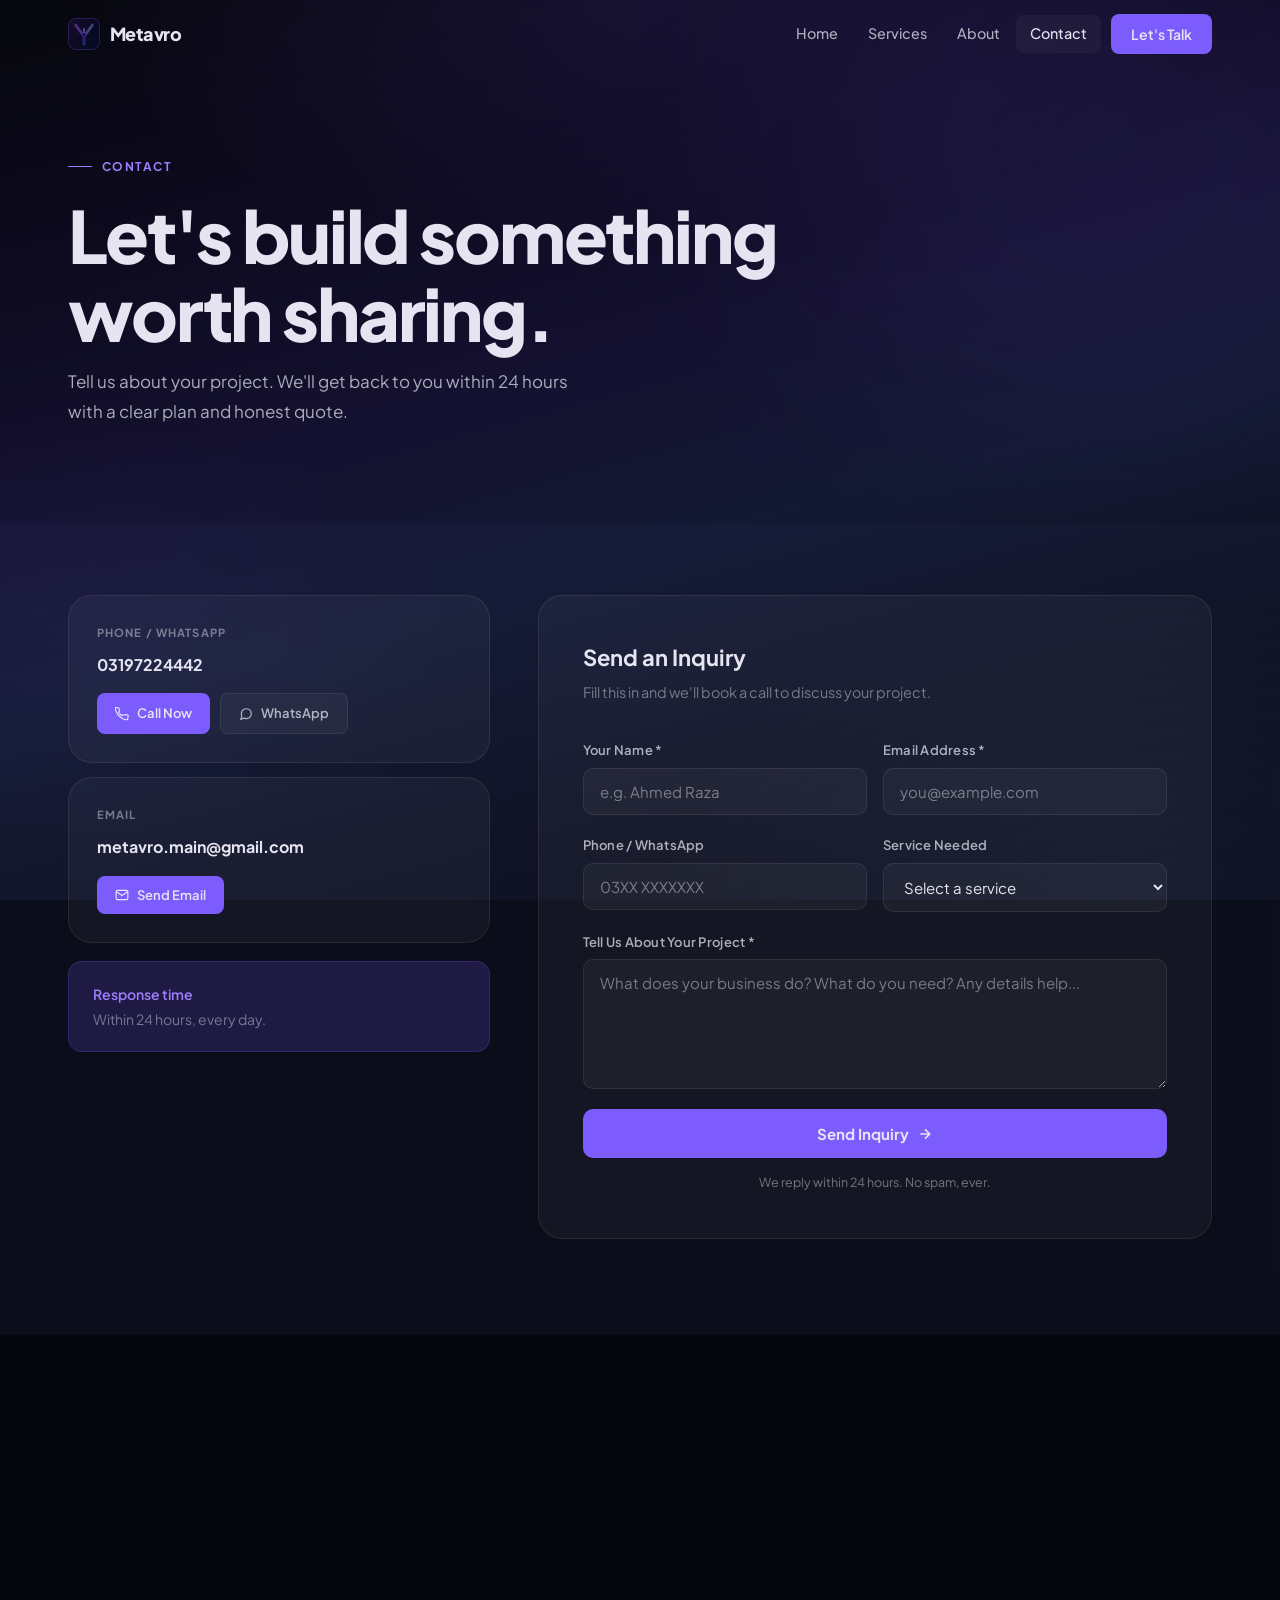
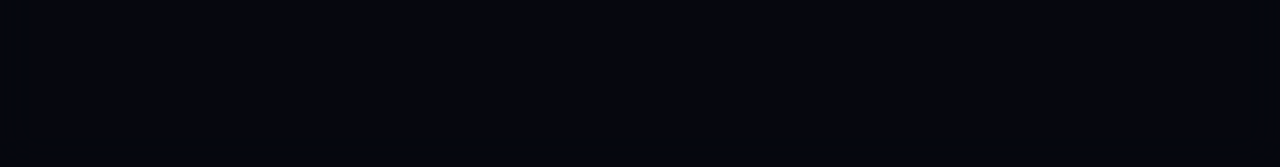
<file: contact.html>
<!DOCTYPE html>
<html lang="en">
<head>
<meta charset="UTF-8">
<meta name="viewport" content="width=device-width, initial-scale=1.0">
<title>Contact — Metavro</title>
<meta name="description" content="Get in touch with Metavro. Book a free consultation or send us your project details.">
<link rel="preconnect" href="https://fonts.googleapis.com">
<link rel="preconnect" href="https://fonts.gstatic.com" crossorigin>
<link href="https://fonts.googleapis.com/css2?family=Plus+Jakarta+Sans:wght@400;500;600;700;800&display=swap" rel="stylesheet">
<link rel="icon" type="image/png" href="favicon.png">
<link rel="stylesheet" href="shared.css">
<style>
/* ── Contact layout ── */
.contact-main { background: rgba(19,22,43,0.42); }
.contact-grid {
  display: grid; grid-template-columns: 1fr 1.6fr;
  gap: 48px; align-items: start; padding-top: 72px; padding-bottom: 96px;
}

/* Info side */
.contact-info { display: flex; flex-direction: column; gap: 14px; }
.contact-card {
  background: var(--glass-bg); border: 1px solid var(--glass-border);
  border-radius: var(--radius-lg); padding: 28px; transition: var(--t);
}
.contact-card:hover { border-color: rgba(124,92,252,0.28); background: rgba(124,92,252,0.04); }
.contact-card-label {
  font-size: 0.7rem; font-weight: 700; letter-spacing: 0.1em;
  text-transform: uppercase; color: var(--text-muted); margin-bottom: 10px;
}
.contact-card-value { font-size: 1rem; font-weight: 700; color: var(--offwhite); margin-bottom: 16px; }
.contact-card-btn {
  display: inline-flex; align-items: center; gap: 8px;
  padding: 9px 18px; border-radius: 8px;
  font-size: 0.8125rem; font-weight: 600;
  background: var(--violet); color: var(--offwhite); transition: var(--t);
}
.contact-card-btn:hover { background: var(--violet2); }
.contact-card-btn-ghost {
  display: inline-flex; align-items: center; gap: 8px;
  padding: 9px 18px; border-radius: 8px;
  font-size: 0.8125rem; font-weight: 600;
  background: var(--glass-bg); color: var(--text-soft);
  border: 1px solid var(--glass-border); transition: var(--t);
}
.contact-card-btn-ghost:hover { border-color: rgba(124,92,252,0.35); color: var(--offwhite); }
.hours-note {
  background: var(--violet-dim); border: 1px solid rgba(124,92,252,0.2);
  border-radius: var(--radius); padding: 20px 24px; margin-top: 4px;
}
.hours-note p { font-size: 0.875rem; color: var(--violet2); font-weight: 600; }
.hours-note span { color: var(--text-muted); font-weight: 400; }

/* Form side */
.contact-form-wrap {
  background: var(--glass-bg); border: 1px solid var(--glass-border);
  border-radius: var(--radius-lg); padding: 44px;
}
.form-title { font-size: 1.375rem; font-weight: 700; color: var(--offwhite); margin-bottom: 6px; }
.form-subtitle { font-size: 0.9rem; color: var(--text-muted); margin-bottom: 36px; }
.form-row { display: grid; grid-template-columns: 1fr 1fr; gap: 16px; }
.form-group { display: flex; flex-direction: column; gap: 7px; margin-bottom: 20px; }
.form-group label { font-size: 0.8125rem; font-weight: 600; color: var(--text-soft); letter-spacing: 0.02em; }
.form-group input,
.form-group select,
.form-group textarea {
  background: rgba(255,255,255,0.04); border: 1px solid var(--glass-border);
  border-radius: 10px; padding: 13px 16px;
  font-size: 0.9375rem; font-family: inherit;
  color: var(--offwhite); outline: none; transition: var(--t);
  width: 100%;
}
.form-group input::placeholder,
.form-group textarea::placeholder { color: var(--text-muted); }
.form-group select option { background: var(--ink2); color: var(--offwhite); }
.form-group input:focus,
.form-group select:focus,
.form-group textarea:focus {
  border-color: rgba(124,92,252,0.5);
  background: rgba(124,92,252,0.06);
  box-shadow: 0 0 0 3px rgba(124,92,252,0.1);
}
.form-group textarea { resize: vertical; min-height: 130px; }
.submit-btn {
  width: 100%; padding: 15px 28px; background: var(--violet); color: var(--offwhite);
  border-radius: 10px; font-size: 0.9375rem; font-weight: 700;
  transition: var(--t); cursor: pointer; border: none; font-family: inherit;
  display: flex; align-items: center; justify-content: center; gap: 8px;
}
.submit-btn:hover { background: var(--violet2); transform: translateY(-1px); box-shadow: 0 8px 28px rgba(124,92,252,0.4); }
.submit-btn:disabled { opacity: 0.6; cursor: not-allowed; transform: none; }
.form-note { font-size: 0.78rem; color: var(--text-muted); text-align: center; margin-top: 14px; }
.form-success {
  display: none; text-align: center; padding: 48px 24px;
}
.success-icon {
  width: 72px; height: 72px; border-radius: 50%;
  background: rgba(34,197,94,0.12); border: 1px solid rgba(34,197,94,0.25);
  display: flex; align-items: center; justify-content: center;
  margin: 0 auto 20px; color: #4ADE80;
}
.success-title { font-size: 1.375rem; font-weight: 700; color: var(--offwhite); margin-bottom: 10px; }
.success-sub { color: var(--text-muted); font-size: 0.9375rem; }

@media (max-width: 900px) {
  .contact-grid { grid-template-columns: 1fr; }
  .contact-form-wrap { padding: 28px 24px; }
  .form-row { grid-template-columns: 1fr; }
}
</style>
</head>
<body>

<header class="nav-header" id="mainNav">
  <div class="nav-inner">
    <a href="index.html" class="nav-logo">
      <div class="logo-mark"><img src="logo.png" alt="Metavro logo"></div>
      <span class="logo-text">Metavro</span>
    </a>
    <nav class="nav-links" id="navLinks">
      <a href="index.html" class="nav-link">Home</a>
      <a href="services.html" class="nav-link">Services</a>
      <a href="about.html" class="nav-link">About</a>
      <a href="contact.html" class="nav-link active">Contact</a>
      <a href="contact.html" class="btn-nav">Let's Talk</a>
    </nav>
    <button class="hamburger" id="hamburger" aria-label="Menu">
      <span></span><span></span><span></span>
    </button>
  </div>
</header>

<section class="page-hero">
  <div class="page-hero-glow"></div>
  <div class="container page-hero-inner">
    <div class="eyebrow">Contact</div>
    <h1>Let's build something<br>worth sharing.</h1>
    <p>Tell us about your project. We'll get back to you within 24 hours with a clear plan and honest quote.</p>
  </div>
</section>

<section class="contact-main">
  <div class="container">
    <div class="contact-grid">

      <!-- Info -->
      <div class="contact-info">
        <div class="contact-card">
          <div class="contact-card-label">Phone / WhatsApp</div>
          <div class="contact-card-value">03197224442</div>
          <div style="display:flex;gap:10px;flex-wrap:wrap;">
            <a href="tel:+923197224442" class="contact-card-btn">
              <svg width="14" height="14" viewBox="0 0 24 24" fill="none" stroke="currentColor" stroke-width="2"><path d="M22 16.92v3a2 2 0 01-2.18 2 19.79 19.79 0 01-8.63-3.07A19.5 19.5 0 013.07 9.8a19.79 19.79 0 01-3.07-8.67A2 2 0 012 1h3a2 2 0 012 1.72c.127.96.361 1.903.7 2.81a2 2 0 01-.45 2.11L6.09 8.91a16 16 0 006 6l1.27-1.27a2 2 0 012.11-.45c.907.339 1.85.573 2.81.7A2 2 0 0122 16.92z"/></svg>
              Call Now
            </a>
            <a href="https://wa.me/923197224442" target="_blank" rel="noopener" class="contact-card-btn-ghost">
              <svg width="14" height="14" viewBox="0 0 24 24" fill="none" stroke="currentColor" stroke-width="2"><path d="M21 11.5a8.38 8.38 0 01-.9 3.8 8.5 8.5 0 01-7.6 4.7 8.38 8.38 0 01-3.8-.9L3 21l1.9-5.7a8.38 8.38 0 01-.9-3.8 8.5 8.5 0 014.7-7.6 8.38 8.38 0 013.8-.9h.5a8.48 8.48 0 018 8v.5z"/></svg>
              WhatsApp
            </a>
          </div>
        </div>
        <div class="contact-card">
          <div class="contact-card-label">Email</div>
          <div class="contact-card-value">metavro.main@gmail.com</div>
          <a href="mailto:metavro.main@gmail.com" class="contact-card-btn">
            <svg width="14" height="14" viewBox="0 0 24 24" fill="none" stroke="currentColor" stroke-width="2"><path d="M4 4h16c1.1 0 2 .9 2 2v12c0 1.1-.9 2-2 2H4c-1.1 0-2-.9-2-2V6c0-1.1.9-2 2-2z"/><polyline points="22,6 12,13 2,6"/></svg>
            Send Email
          </a>
        </div>
        <div class="hours-note">
          <p>Response time<br><span>Within 24 hours, every day.</span></p>
        </div>
      </div>

      <!-- Form -->
      <div class="contact-form-wrap" id="contactFormWrap">
        <div id="formContent">
          <div class="form-title">Send an Inquiry</div>
          <div class="form-subtitle">Fill this in and we'll book a call to discuss your project.</div>
          <form id="inquiryForm" novalidate>
            <input type="hidden" name="_subject" value="New Inquiry — Metavro Website">
            <input type="hidden" name="_template" value="table">
            <input type="hidden" name="_captcha" value="false">
            <div class="form-row">
              <div class="form-group">
                <label for="name">Your Name *</label>
                <input type="text" id="name" name="Name" placeholder="e.g. Ahmed Raza" required>
              </div>
              <div class="form-group">
                <label for="email">Email Address *</label>
                <input type="email" id="email" name="Email" placeholder="you@example.com" required>
              </div>
            </div>
            <div class="form-row">
              <div class="form-group">
                <label for="phone">Phone / WhatsApp</label>
                <input type="tel" id="phone" name="Phone" placeholder="03XX XXXXXXX">
              </div>
              <div class="form-group">
                <label for="service">Service Needed</label>
                <select id="service" name="Service">
                  <option value="">Select a service</option>
                  <option>Website Design</option>
                  <option>WordPress Development</option>
                  <option>Landing Page</option>
                  <option>Website Redesign</option>
                  <option>Website Management</option>
                  <option>Not sure yet</option>
                </select>
              </div>
            </div>
            <div class="form-group">
              <label for="details">Tell Us About Your Project *</label>
              <textarea id="details" name="Project Details" placeholder="What does your business do? What do you need? Any details help..." required></textarea>
            </div>
            <button type="submit" class="submit-btn" id="submitBtn">
              Send Inquiry
              <svg width="16" height="16" viewBox="0 0 24 24" fill="none" stroke="currentColor" stroke-width="2.5"><path d="M5 12h14M12 5l7 7-7 7"/></svg>
            </button>
            <p class="form-note">We reply within 24 hours. No spam, ever.</p>
            <p class="form-note" id="formError" style="display:none;color:#FF8A8A;">Something went wrong sending your inquiry. Please email us directly at <a href="mailto:metavro.main@gmail.com" style="color:#FF8A8A;text-decoration:underline;">metavro.main@gmail.com</a> or WhatsApp us.</p>
          </form>
        </div>
        <div class="form-success" id="formSuccess">
          <div class="success-icon">
            <svg width="32" height="32" viewBox="0 0 24 24" fill="none" stroke="currentColor" stroke-width="2.5"><polyline points="20 6 9 17 4 12"/></svg>
          </div>
          <div class="success-title">Inquiry sent.</div>
          <p class="success-sub">We'll be in touch within 24 hours to discuss your project.</p>
        </div>
      </div>
    </div>
  </div>
</section>

<footer class="footer">
  <div class="container">
    <div class="footer-grid">
      <div>
        <a href="index.html" class="nav-logo"><div class="logo-mark"><img src="logo.png" alt="Metavro logo"></div><span class="logo-text">Metavro</span></a>
        <p class="footer-tagline">Custom websites that help businesses grow, convert, and stand out.</p>
        <div class="footer-contact-list">
          <a href="tel:+923197224442" class="footer-contact-item"><svg width="15" height="15" viewBox="0 0 24 24" fill="none" stroke="currentColor" stroke-width="2"><path d="M22 16.92v3a2 2 0 01-2.18 2 19.79 19.79 0 01-8.63-3.07A19.5 19.5 0 013.07 9.8a19.79 19.79 0 01-3.07-8.67A2 2 0 012 1h3a2 2 0 012 1.72c.127.96.361 1.903.7 2.81a2 2 0 01-.45 2.11L6.09 8.91a16 16 0 006 6l1.27-1.27a2 2 0 012.11-.45c.907.339 1.85.573 2.81.7A2 2 0 0122 16.92z"/></svg>03197224442</a>
          <a href="mailto:metavro.main@gmail.com" class="footer-contact-item"><svg width="15" height="15" viewBox="0 0 24 24" fill="none" stroke="currentColor" stroke-width="2"><path d="M4 4h16c1.1 0 2 .9 2 2v12c0 1.1-.9 2-2 2H4c-1.1 0-2-.9-2-2V6c0-1.1.9-2 2-2z"/><polyline points="22,6 12,13 2,6"/></svg>metavro.main@gmail.com</a>
        </div>
      </div>
      <div>
        <h4 class="footer-col-title">Navigation</h4>
        <ul class="footer-links">
          <li><a href="index.html">Home</a></li><li><a href="services.html">Services</a></li>
          <li><a href="about.html">About</a></li><li><a href="contact.html">Contact</a></li>
        </ul>
      </div>
      <div>
        <h4 class="footer-col-title">Services</h4>
        <ul class="footer-links">
          <li><a href="services.html">Website Design</a></li><li><a href="services.html">WordPress Development</a></li>
          <li><a href="services.html">Landing Pages</a></li><li><a href="services.html">Website Redesigns</a></li>
          <li><a href="services.html">Website Management</a></li>
        </ul>
      </div>
      <div>
        <h4 class="footer-col-title">Get in Touch</h4>
        <div class="footer-cta-links">
          <a href="tel:+923197224442" class="footer-action-link">Call Now</a>
          <a href="mailto:metavro.main@gmail.com" class="footer-action-link">Email Us</a>
          <a href="https://wa.me/923197224442" target="_blank" rel="noopener" class="footer-action-link">WhatsApp</a>
        </div>
      </div>
    </div>
    <div class="footer-bottom"><p>&copy; 2026 Metavro. All rights reserved.</p><p style="color:var(--text-muted);font-size:0.75rem;">Est. 2026 &nbsp;·&nbsp; Pakistan</p></div>
  </div>
</footer>

<script>
const nav = document.getElementById('mainNav');
window.addEventListener('scroll', () => { nav.classList.toggle('scrolled', window.scrollY > 20); }, {passive:true});
const burger = document.getElementById('hamburger');
const navLinks = document.getElementById('navLinks');
burger.addEventListener('click', () => { burger.classList.toggle('open'); navLinks.classList.toggle('open'); });
navLinks.querySelectorAll('.nav-link').forEach(l => l.addEventListener('click', () => { burger.classList.remove('open'); navLinks.classList.remove('open'); }));

// Form submission — sends directly to metavro.main@gmail.com via FormSubmit,
// no email client required, stays on the page.
const form = document.getElementById('inquiryForm');
const submitBtn = document.getElementById('submitBtn');
const formError = document.getElementById('formError');

form.addEventListener('submit', function(e) {
  e.preventDefault();
  formError.style.display = 'none';

  const name    = document.getElementById('name').value.trim();
  const email   = document.getElementById('email').value.trim();
  const details = document.getElementById('details').value.trim();

  if (!name || !email || !details) {
    alert('Please fill in your name, email, and project details.');
    return;
  }

  submitBtn.textContent = 'Sending...';
  submitBtn.disabled = true;

  const formData = new FormData(form);

  fetch('https://formsubmit.co/ajax/metavro.main@gmail.com', {
    method: 'POST',
    headers: { 'Accept': 'application/json' },
    body: formData
  })
  .then(res => res.json())
  .then(data => {
    document.getElementById('formContent').style.display = 'none';
    document.getElementById('formSuccess').style.display = 'block';
  })
  .catch(err => {
    submitBtn.textContent = 'Send Inquiry';
    submitBtn.disabled = false;
    formError.style.display = 'block';
  });
});
</script>
</body>
</html>
</file>
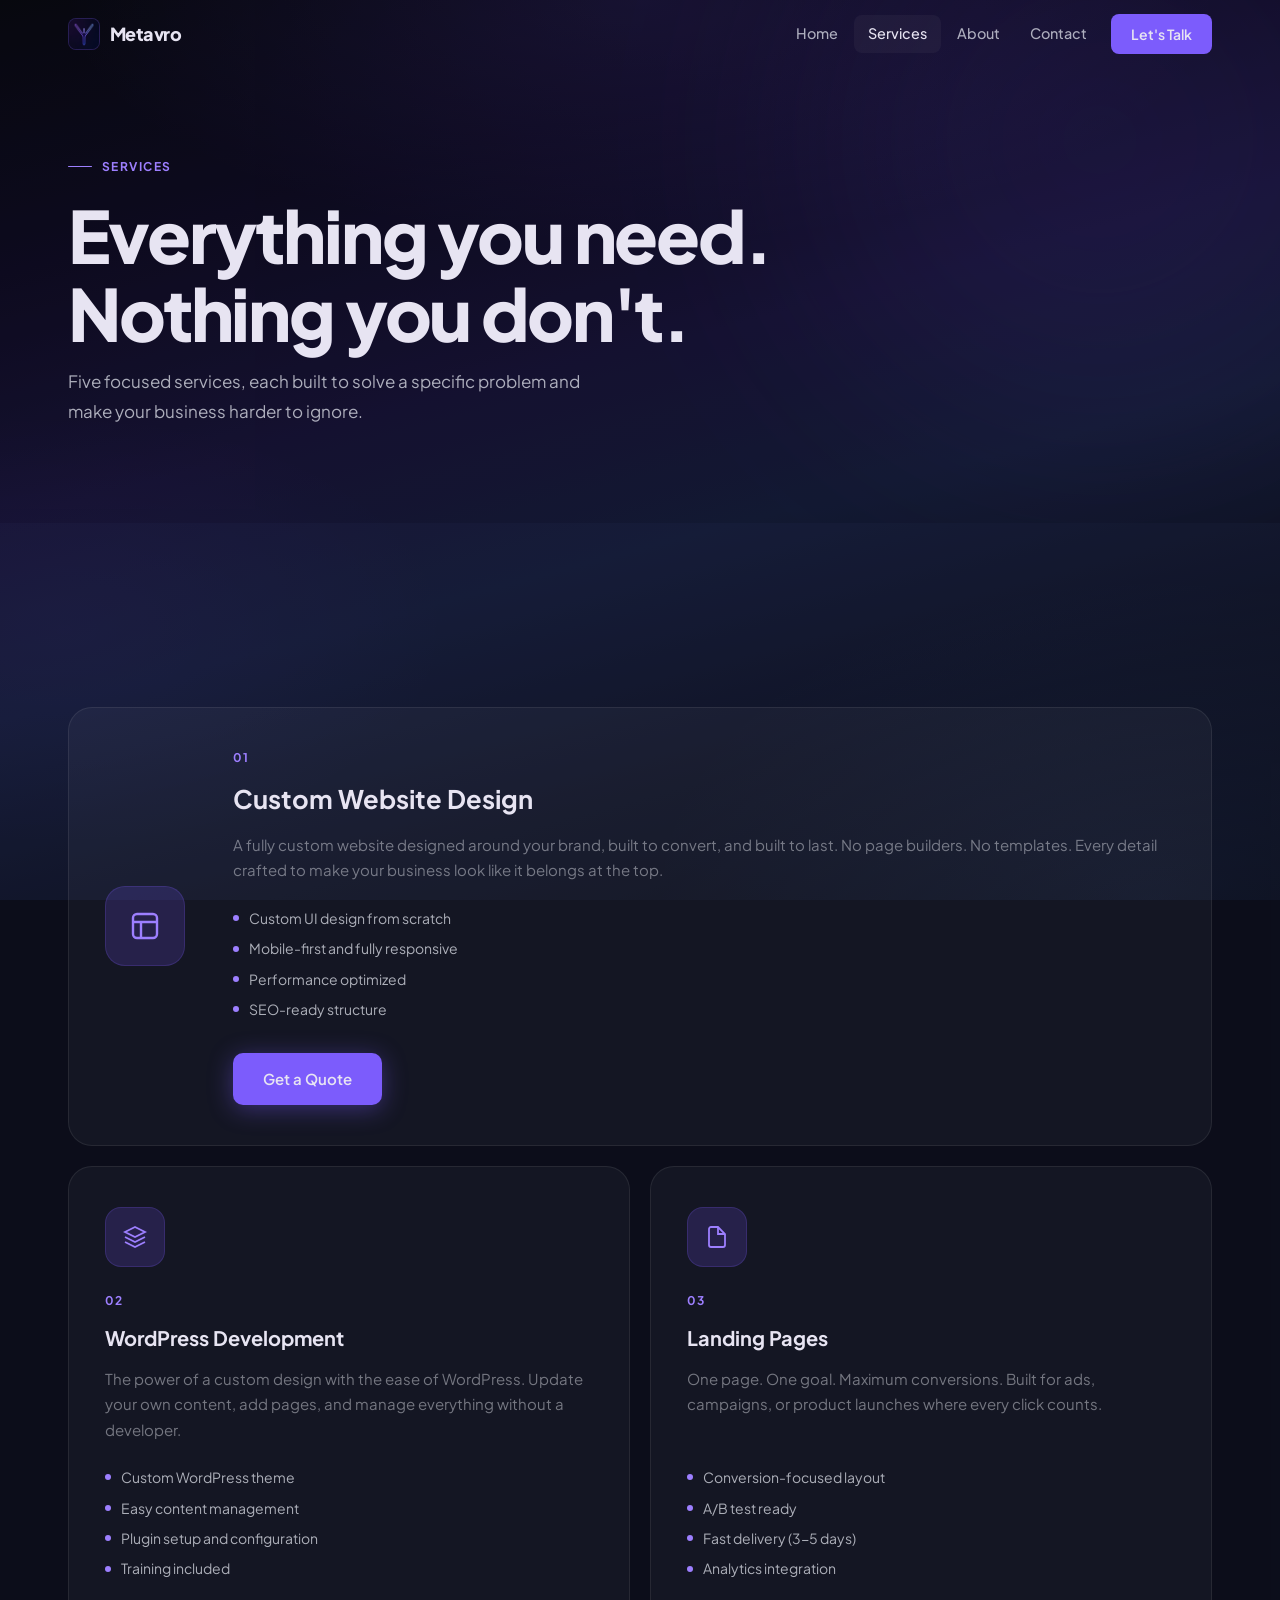
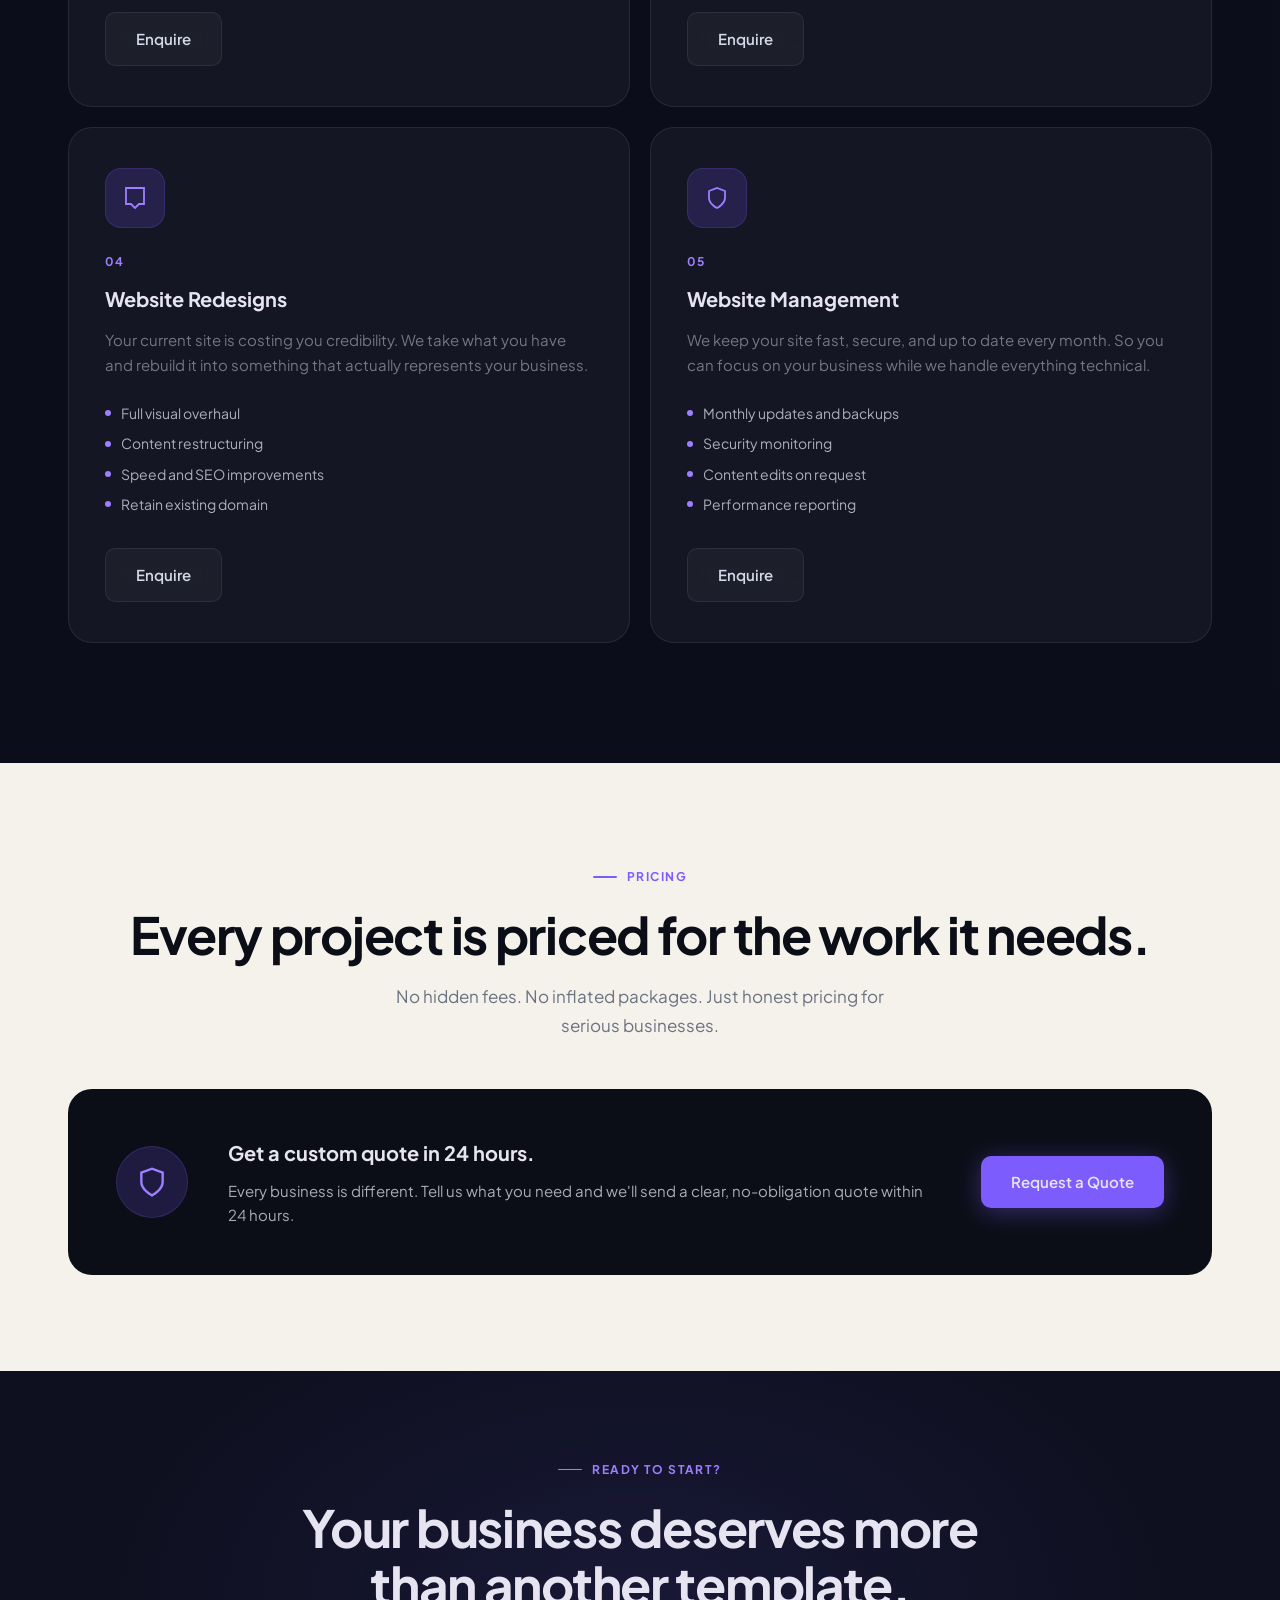
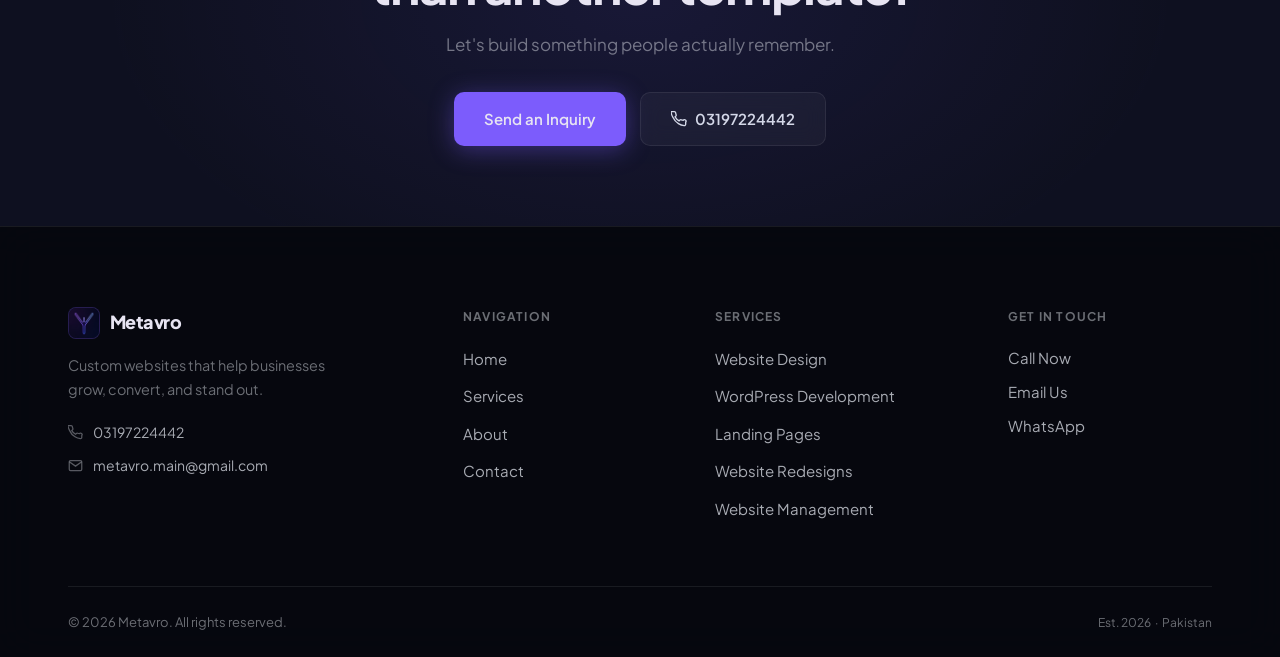
<file: services.html>
<!DOCTYPE html>
<html lang="en">
<head>
<meta charset="UTF-8">
<meta name="viewport" content="width=device-width, initial-scale=1.0">
<title>Services — Metavro</title>
<meta name="description" content="Every service Metavro offers — custom website design, WordPress, landing pages, and ongoing management.">
<link rel="preconnect" href="https://fonts.googleapis.com">
<link rel="preconnect" href="https://fonts.gstatic.com" crossorigin>
<link href="https://fonts.googleapis.com/css2?family=Plus+Jakarta+Sans:wght@400;500;600;700;800&display=swap" rel="stylesheet">
<link rel="icon" type="image/png" href="favicon.png">
<link rel="stylesheet" href="shared.css">
<style>
/* ── Service Cards ── */
.services-body { background: rgba(19,22,43,0.42); }
.svc-grid {
  display: grid; grid-template-columns: 1fr 1fr; gap: 20px;
  margin-top: 64px;
}
.svc-card {
  background: var(--glass-bg); border: 1px solid var(--glass-border);
  border-radius: var(--radius-lg); padding: 40px 36px;
  position: relative; overflow: hidden; transition: var(--t);
  display: flex; flex-direction: column;
}
.svc-card::before {
  content: ''; position: absolute; inset: 0; border-radius: var(--radius-lg);
  background: linear-gradient(135deg, rgba(124,92,252,0.06), transparent 60%);
  opacity: 0; transition: var(--t);
}
.svc-card:hover { border-color: rgba(124,92,252,0.28); transform: translateY(-3px); box-shadow: 0 20px 48px rgba(0,0,0,0.3); }
.svc-card:hover::before { opacity: 1; }
.svc-card.featured { grid-column: 1 / -1; flex-direction: row; gap: 48px; align-items: center; }
.svc-icon {
  width: 60px; height: 60px; border-radius: 16px; flex-shrink: 0;
  background: var(--violet-dim); border: 1px solid rgba(124,92,252,0.2);
  display: flex; align-items: center; justify-content: center;
  color: var(--violet2); margin-bottom: 24px;
}
.svc-card.featured .svc-icon { width: 80px; height: 80px; margin-bottom: 0; border-radius: 20px; }
.svc-card.featured .svc-icon svg { width: 32px; height: 32px; }
.svc-num {
  font-size: 0.75rem; font-weight: 700; letter-spacing: 0.1em;
  text-transform: uppercase; color: var(--violet2); margin-bottom: 12px;
}
.svc-name { font-size: 1.25rem; font-weight: 700; color: var(--offwhite); margin-bottom: 12px; }
.svc-card.featured .svc-name { font-size: 1.6rem; }
.svc-desc { font-size: 0.9375rem; color: var(--text-muted); line-height: 1.7; flex: 1; }
.svc-includes {
  margin-top: 24px; display: flex; flex-direction: column; gap: 8px;
}
.svc-includes li {
  display: flex; align-items: center; gap: 10px;
  font-size: 0.875rem; color: var(--text-soft);
}
.svc-includes li::before {
  content: ''; width: 6px; height: 6px; border-radius: 50%;
  background: var(--violet2); flex-shrink: 0;
}
.svc-cta { margin-top: 32px; }
.featured-body { flex: 1; }

/* ── Pricing teaser ── */
.pricing-section { background: var(--cream); padding: 96px 0; }
.pricing-header .section-title { color: var(--ink); }
.pricing-header .section-sub { color: #6B7280; }
.pricing-header .eyebrow { color: var(--violet); }
.pricing-header .eyebrow::before { background: var(--violet); }
.pricing-note {
  margin-top: 48px;
  background: var(--ink); border-radius: var(--radius-lg);
  padding: 48px; display: flex; align-items: center; gap: 40px; flex-wrap: wrap;
}
.pricing-note-icon {
  width: 72px; height: 72px; border-radius: 50%; flex-shrink: 0;
  background: var(--violet-dim); border: 1px solid rgba(124,92,252,0.2);
  display: flex; align-items: center; justify-content: center; color: var(--violet2);
}
.pricing-note-body { flex: 1; min-width: 220px; }
.pricing-note-title { font-size: 1.25rem; font-weight: 700; color: var(--offwhite); margin-bottom: 10px; }
.pricing-note-desc { color: var(--text-soft); font-size: 0.9375rem; }

/* CTA strip */
.svc-cta-strip {
  background: rgba(26,31,58,0.40); padding: 80px 0; text-align: center;
  position: relative; overflow: hidden;
}
.svc-cta-strip::before {
  content: ''; position: absolute; inset: 0;
  background: radial-gradient(ellipse 60% 100% at 50% 50%, rgba(124,92,252,0.1), transparent 70%);
  pointer-events: none;
}
.svc-cta-strip .inner { position: relative; z-index: 1; }
.svc-cta-strip h2 { color: var(--offwhite); margin-bottom: 16px; }
.svc-cta-strip p { color: var(--text-muted); margin-bottom: 32px; font-size: 1.0625rem; }

@media (max-width: 768px) {
  .svc-grid { grid-template-columns: 1fr; }
  .svc-card.featured { flex-direction: column; gap: 24px; }
  .pricing-note { flex-direction: column; text-align: center; }
  .pricing-note-icon { margin: 0 auto; }
}
</style>
</head>
<body>

<header class="nav-header" id="mainNav">
  <div class="nav-inner">
    <a href="index.html" class="nav-logo">
      <div class="logo-mark"><img src="logo.png" alt="Metavro logo"></div>
      <span class="logo-text">Metavro</span>
    </a>
    <nav class="nav-links" id="navLinks">
      <a href="index.html" class="nav-link">Home</a>
      <a href="services.html" class="nav-link active">Services</a>
      <a href="about.html" class="nav-link">About</a>
      <a href="contact.html" class="nav-link">Contact</a>
      <a href="contact.html" class="btn-nav">Let's Talk</a>
    </nav>
    <button class="hamburger" id="hamburger" aria-label="Menu">
      <span></span><span></span><span></span>
    </button>
  </div>
</header>

<section class="page-hero">
  <div class="page-hero-glow"></div>
  <div class="container page-hero-inner">
    <div class="eyebrow">Services</div>
    <h1>Everything you need.<br>Nothing you don't.</h1>
    <p>Five focused services, each built to solve a specific problem and make your business harder to ignore.</p>
  </div>
</section>

<section class="services-body section">
  <div class="container">
    <div class="svc-grid">

      <div class="svc-card featured">
        <div class="svc-icon">
          <svg width="28" height="28" viewBox="0 0 24 24" fill="none" stroke="currentColor" stroke-width="1.8"><rect x="3" y="3" width="18" height="18" rx="3"/><path d="M3 9h18M9 21V9"/></svg>
        </div>
        <div class="featured-body">
          <div class="svc-num">01</div>
          <div class="svc-name">Custom Website Design</div>
          <div class="svc-desc">A fully custom website designed around your brand, built to convert, and built to last. No page builders. No templates. Every detail crafted to make your business look like it belongs at the top.</div>
          <ul class="svc-includes">
            <li>Custom UI design from scratch</li>
            <li>Mobile-first and fully responsive</li>
            <li>Performance optimized</li>
            <li>SEO-ready structure</li>
          </ul>
          <div class="svc-cta"><a href="contact.html" class="btn btn-primary">Get a Quote</a></div>
        </div>
      </div>

      <div class="svc-card">
        <div class="svc-icon">
          <svg width="24" height="24" viewBox="0 0 24 24" fill="none" stroke="currentColor" stroke-width="1.8"><path d="M12 2L2 7l10 5 10-5-10-5zM2 17l10 5 10-5M2 12l10 5 10-5"/></svg>
        </div>
        <div class="svc-num">02</div>
        <div class="svc-name">WordPress Development</div>
        <div class="svc-desc">The power of a custom design with the ease of WordPress. Update your own content, add pages, and manage everything without a developer.</div>
        <ul class="svc-includes">
          <li>Custom WordPress theme</li>
          <li>Easy content management</li>
          <li>Plugin setup and configuration</li>
          <li>Training included</li>
        </ul>
        <div class="svc-cta"><a href="contact.html" class="btn btn-ghost">Enquire</a></div>
      </div>

      <div class="svc-card">
        <div class="svc-icon">
          <svg width="24" height="24" viewBox="0 0 24 24" fill="none" stroke="currentColor" stroke-width="1.8"><path d="M13 2H6a2 2 0 00-2 2v16a2 2 0 002 2h12a2 2 0 002-2V9z"/><polyline points="13 2 13 9 20 9"/></svg>
        </div>
        <div class="svc-num">03</div>
        <div class="svc-name">Landing Pages</div>
        <div class="svc-desc">One page. One goal. Maximum conversions. Built for ads, campaigns, or product launches where every click counts.</div>
        <ul class="svc-includes">
          <li>Conversion-focused layout</li>
          <li>A/B test ready</li>
          <li>Fast delivery (3-5 days)</li>
          <li>Analytics integration</li>
        </ul>
        <div class="svc-cta"><a href="contact.html" class="btn btn-ghost">Enquire</a></div>
      </div>

      <div class="svc-card">
        <div class="svc-icon">
          <svg width="24" height="24" viewBox="0 0 24 24" fill="none" stroke="currentColor" stroke-width="1.8"><path d="M21 2H3v16h5l4 4 4-4h5V2z"/></svg>
        </div>
        <div class="svc-num">04</div>
        <div class="svc-name">Website Redesigns</div>
        <div class="svc-desc">Your current site is costing you credibility. We take what you have and rebuild it into something that actually represents your business.</div>
        <ul class="svc-includes">
          <li>Full visual overhaul</li>
          <li>Content restructuring</li>
          <li>Speed and SEO improvements</li>
          <li>Retain existing domain</li>
        </ul>
        <div class="svc-cta"><a href="contact.html" class="btn btn-ghost">Enquire</a></div>
      </div>

      <div class="svc-card">
        <div class="svc-icon">
          <svg width="24" height="24" viewBox="0 0 24 24" fill="none" stroke="currentColor" stroke-width="1.8"><path d="M12 22s8-4 8-10V5l-8-3-8 3v7c0 6 8 10 8 10z"/></svg>
        </div>
        <div class="svc-num">05</div>
        <div class="svc-name">Website Management</div>
        <div class="svc-desc">We keep your site fast, secure, and up to date every month. So you can focus on your business while we handle everything technical.</div>
        <ul class="svc-includes">
          <li>Monthly updates and backups</li>
          <li>Security monitoring</li>
          <li>Content edits on request</li>
          <li>Performance reporting</li>
        </ul>
        <div class="svc-cta"><a href="contact.html" class="btn btn-ghost">Enquire</a></div>
      </div>

    </div>
  </div>
</section>

<section class="pricing-section">
  <div class="container">
    <div class="text-center pricing-header">
      <div class="eyebrow">Pricing</div>
      <h2 class="section-title">Every project is priced for the work it needs.</h2>
      <p class="section-sub">No hidden fees. No inflated packages. Just honest pricing for serious businesses.</p>
    </div>
    <div class="pricing-note">
      <div class="pricing-note-icon">
        <svg width="32" height="32" viewBox="0 0 24 24" fill="none" stroke="currentColor" stroke-width="1.8"><path d="M12 22s8-4 8-10V5l-8-3-8 3v7c0 6 8 10 8 10z"/></svg>
      </div>
      <div class="pricing-note-body">
        <div class="pricing-note-title">Get a custom quote in 24 hours.</div>
        <div class="pricing-note-desc">Every business is different. Tell us what you need and we'll send a clear, no-obligation quote within 24 hours.</div>
      </div>
      <a href="contact.html" class="btn btn-primary" style="flex-shrink:0;">Request a Quote</a>
    </div>
  </div>
</section>

<section class="svc-cta-strip">
  <div class="container inner">
    <div class="eyebrow" style="justify-content:center;">Ready to Start?</div>
    <h2>Your business deserves more<br>than another template.</h2>
    <p>Let's build something people actually remember.</p>
    <div style="display:flex;gap:14px;justify-content:center;flex-wrap:wrap;">
      <a href="contact.html" class="btn btn-primary">Send an Inquiry</a>
      <a href="tel:+923197224442" class="btn btn-ghost">
        <svg width="16" height="16" viewBox="0 0 24 24" fill="none" stroke="currentColor" stroke-width="2"><path d="M22 16.92v3a2 2 0 01-2.18 2 19.79 19.79 0 01-8.63-3.07A19.5 19.5 0 013.07 9.8a19.79 19.79 0 01-3.07-8.67A2 2 0 012 1h3a2 2 0 012 1.72c.127.96.361 1.903.7 2.81a2 2 0 01-.45 2.11L6.09 8.91a16 16 0 006 6l1.27-1.27a2 2 0 012.11-.45c.907.339 1.85.573 2.81.7A2 2 0 0122 16.92z"/></svg>
        03197224442
      </a>
    </div>
  </div>
</section>

<footer class="footer">
  <div class="container">
    <div class="footer-grid">
      <div>
        <a href="index.html" class="nav-logo"><div class="logo-mark"><img src="logo.png" alt="Metavro logo"></div><span class="logo-text">Metavro</span></a>
        <p class="footer-tagline">Custom websites that help businesses grow, convert, and stand out.</p>
        <div class="footer-contact-list">
          <a href="tel:+923197224442" class="footer-contact-item"><svg width="15" height="15" viewBox="0 0 24 24" fill="none" stroke="currentColor" stroke-width="2"><path d="M22 16.92v3a2 2 0 01-2.18 2 19.79 19.79 0 01-8.63-3.07A19.5 19.5 0 013.07 9.8a19.79 19.79 0 01-3.07-8.67A2 2 0 012 1h3a2 2 0 012 1.72c.127.96.361 1.903.7 2.81a2 2 0 01-.45 2.11L6.09 8.91a16 16 0 006 6l1.27-1.27a2 2 0 012.11-.45c.907.339 1.85.573 2.81.7A2 2 0 0122 16.92z"/></svg>03197224442</a>
          <a href="mailto:metavro.main@gmail.com" class="footer-contact-item"><svg width="15" height="15" viewBox="0 0 24 24" fill="none" stroke="currentColor" stroke-width="2"><path d="M4 4h16c1.1 0 2 .9 2 2v12c0 1.1-.9 2-2 2H4c-1.1 0-2-.9-2-2V6c0-1.1.9-2 2-2z"/><polyline points="22,6 12,13 2,6"/></svg>metavro.main@gmail.com</a>
        </div>
      </div>
      <div>
        <h4 class="footer-col-title">Navigation</h4>
        <ul class="footer-links">
          <li><a href="index.html">Home</a></li><li><a href="services.html">Services</a></li>
          <li><a href="about.html">About</a></li><li><a href="contact.html">Contact</a></li>
        </ul>
      </div>
      <div>
        <h4 class="footer-col-title">Services</h4>
        <ul class="footer-links">
          <li><a href="services.html">Website Design</a></li><li><a href="services.html">WordPress Development</a></li>
          <li><a href="services.html">Landing Pages</a></li><li><a href="services.html">Website Redesigns</a></li>
          <li><a href="services.html">Website Management</a></li>
        </ul>
      </div>
      <div>
        <h4 class="footer-col-title">Get in Touch</h4>
        <div class="footer-cta-links">
          <a href="tel:+923197224442" class="footer-action-link">Call Now</a>
          <a href="mailto:metavro.main@gmail.com" class="footer-action-link">Email Us</a>
          <a href="https://wa.me/923197224442" target="_blank" rel="noopener" class="footer-action-link">WhatsApp</a>
        </div>
      </div>
    </div>
    <div class="footer-bottom"><p>&copy; 2026 Metavro. All rights reserved.</p><p style="color:var(--text-muted);font-size:0.75rem;">Est. 2026 &nbsp;·&nbsp; Pakistan</p></div>
  </div>
</footer>

<script>
const nav = document.getElementById('mainNav');
window.addEventListener('scroll', () => { nav.classList.toggle('scrolled', window.scrollY > 20); }, {passive:true});
const burger = document.getElementById('hamburger');
const navLinks = document.getElementById('navLinks');
burger.addEventListener('click', () => { burger.classList.toggle('open'); navLinks.classList.toggle('open'); });
navLinks.querySelectorAll('.nav-link').forEach(l => l.addEventListener('click', () => { burger.classList.remove('open'); navLinks.classList.remove('open'); }));
const obs = new IntersectionObserver((entries) => { entries.forEach(e => { if(e.isIntersecting){e.target.style.opacity='1';e.target.style.transform='translateY(0)';} }); }, {threshold:0.08});
document.querySelectorAll('.svc-card').forEach(el => { el.style.opacity='0'; el.style.transform='translateY(28px)'; el.style.transition='opacity 0.5s ease, transform 0.5s ease'; obs.observe(el); });
</script>
</body>
</html>
</file>
<file: shared.css>
/* ── Reset ──────────────────────────────────────── */
*, *::before, *::after { box-sizing: border-box; margin: 0; padding: 0; }
html { scroll-behavior: smooth; }
body {
  font-family: 'Plus Jakarta Sans', system-ui, sans-serif;
  background: #07080F;
  color: #E8EAF2;
  line-height: 1.6;
  -webkit-font-smoothing: antialiased;
  overflow-x: hidden;
  position: relative;
}
img { display: block; max-width: 100%; }
a { text-decoration: none; color: inherit; }
ul { list-style: none; }
button { cursor: pointer; font-family: inherit; border: none; background: none; }

:root {
  --ink:        #0C0E17;
  --ink2:       #13162B;
  --ink3:       #1A1F3A;
  --violet:     #7C5CFC;
  --violet2:    #9D7FFF;
  --violet-dim: rgba(124,92,252,0.18);
  --cream:      #F5F2EC;
  --cream2:     #EDE8DF;
  --silver:     #D4D8E8;
  --silver-dim: rgba(212,216,232,0.12);
  --text-muted: rgba(232,234,242,0.45);
  --text-soft:  rgba(232,234,242,0.72);
  --glass-bg:   rgba(255,255,255,0.04);
  --glass-border: rgba(255,255,255,0.08);
  --radius:     14px;
  --radius-lg:  24px;
  --shadow:     0 4px 32px rgba(0,0,0,0.35);
  --shadow-glow:0 0 40px rgba(124,92,252,0.22);
  --t:          0.28s cubic-bezier(0.4,0,0.2,1);
  /* soft off-white — used instead of pure white anywhere */
  --offwhite:   #E7E4F2;
}

/* ── Global ambient background ──────────────────────
   A single fixed gradient sits behind the entire site so every
   section blends into the next with no hard seams. */
body::before {
  content: '';
  position: fixed; inset: 0; z-index: -1;
  background:
    radial-gradient(ellipse 75% 45% at 50% 0%,   rgba(124,92,252,0.16), transparent 60%),
    radial-gradient(ellipse 60% 55% at 90% 100%, rgba(70,130,210,0.12), transparent 65%),
    radial-gradient(ellipse 50% 40% at 5% 70%,   rgba(124,92,252,0.08), transparent 60%),
    linear-gradient(165deg, #07080F 0%, #100C26 22%, #1B1640 42%, #182142 58%, #0F1424 78%, #07080F 100%);
}

h1 { font-size: clamp(2.5rem, 6vw, 4.5rem); font-weight: 800; line-height: 1.08; letter-spacing: -0.03em; }
h2 { font-size: clamp(2rem, 4vw, 3.25rem); font-weight: 700; line-height: 1.12; letter-spacing: -0.025em; }
h3 { font-size: clamp(1.2rem, 2vw, 1.5rem); font-weight: 600; line-height: 1.3; letter-spacing: -0.01em; }
h4 { font-size: 1rem; font-weight: 600; letter-spacing: -0.005em; }
p  { font-size: 1rem; line-height: 1.75; }

.container { width: 100%; max-width: 1200px; margin: 0 auto; padding: 0 28px; }

/* ── Buttons ── */
.btn {
  display: inline-flex; align-items: center; gap: 8px;
  padding: 14px 30px; border-radius: 10px;
  font-size: 0.9375rem; font-weight: 600;
  transition: var(--t); white-space: nowrap;
}
.btn-primary {
  background: var(--violet); color: var(--offwhite);
  box-shadow: 0 4px 24px rgba(124,92,252,0.38);
}
.btn-primary:hover {
  background: var(--violet2);
  transform: translateY(-2px);
  box-shadow: 0 8px 32px rgba(124,92,252,0.5);
}
.btn-ghost {
  background: var(--glass-bg); color: var(--silver);
  border: 1px solid var(--glass-border);
  backdrop-filter: blur(10px);
}
.btn-ghost:hover {
  border-color: rgba(124,92,252,0.4); color: var(--offwhite);
  background: rgba(124,92,252,0.1);
}
.btn-cream {
  background: var(--cream); color: var(--ink);
  font-weight: 700;
}
.btn-cream:hover { background: var(--cream2); transform: translateY(-1px); }

/* ── Nav ── */
.nav-header {
  position: fixed; top: 0; left: 0; right: 0; z-index: 200;
  transition: background var(--t), box-shadow var(--t);
}
.nav-header.scrolled {
  background: rgba(12,14,23,0.88);
  backdrop-filter: blur(16px);
  -webkit-backdrop-filter: blur(16px);
  box-shadow: 0 1px 0 rgba(255,255,255,0.06);
}
.nav-inner {
  max-width: 1200px; margin: 0 auto; padding: 0 28px;
  height: 68px; display: flex; align-items: center; gap: 32px;
}
.nav-logo { display: flex; align-items: center; gap: 10px; flex-shrink: 0; }
.logo-mark {
  width: 32px; height: 32px; border-radius: 8px;
  overflow: hidden; flex-shrink: 0;
  display: flex; align-items: center; justify-content: center;
  background: rgba(124,92,252,0.12);
  border: 1px solid rgba(124,92,252,0.18);
}
.logo-mark img { width: 100%; height: 100%; object-fit: cover; display: block; }
.logo-text { font-size: 1.125rem; font-weight: 800; color: var(--offwhite); letter-spacing: -0.03em; }
.nav-links { display: flex; align-items: center; gap: 2px; margin-left: auto; }
.nav-link {
  font-size: 0.9rem; font-weight: 500; color: var(--text-soft);
  padding: 7px 14px; border-radius: 8px; transition: var(--t);
}
.nav-link:hover, .nav-link.active { color: var(--offwhite); background: var(--glass-bg); }
.btn-nav {
  background: var(--violet); color: var(--offwhite);
  padding: 9px 20px; border-radius: 8px;
  font-size: 0.875rem; font-weight: 600;
  transition: var(--t); margin-left: 8px;
}
.btn-nav:hover { background: var(--violet2); }
.hamburger { display: none; flex-direction: column; gap: 5px; padding: 8px; margin-left: auto; }
.hamburger span { display: block; width: 22px; height: 2px; background: var(--offwhite); border-radius: 2px; transition: var(--t); }

/* ── Section utils ── */
.section { padding: 120px 0; }
.section-sm { padding: 80px 0; }
.eyebrow {
  display: inline-flex; align-items: center; gap: 10px;
  font-size: 0.75rem; font-weight: 700; letter-spacing: 0.12em;
  text-transform: uppercase; color: var(--violet2); margin-bottom: 20px;
}
.eyebrow::before {
  content: ''; width: 24px; height: 1.5px;
  background: var(--violet2); border-radius: 2px; flex-shrink: 0;
}
.section-title { margin-bottom: 18px; }
.section-sub { color: var(--text-muted); font-size: 1.0625rem; max-width: 520px; }
.text-center { text-align: center; }
.text-center .section-sub { margin: 0 auto; }
.text-white { color: var(--offwhite); }

/* ── Footer ── */
.footer { background: rgba(7,8,15,0.55); backdrop-filter: blur(20px); border-top: 1px solid var(--glass-border); padding: 80px 0 0; }
.footer-grid {
  display: grid; grid-template-columns: 1.7fr 1fr 1.2fr 1fr;
  gap: 48px; padding-bottom: 64px;
  border-bottom: 1px solid var(--glass-border);
}
.footer-tagline { color: var(--text-muted); font-size: 0.9rem; line-height: 1.7; margin-top: 14px; max-width: 260px; }
.footer-contact-list { display: flex; flex-direction: column; gap: 10px; margin-top: 20px; }
.footer-contact-item {
  display: flex; align-items: center; gap: 10px;
  color: var(--text-soft); font-size: 0.875rem; transition: var(--t);
}
.footer-contact-item:hover { color: var(--offwhite); }
.footer-contact-item svg { opacity: 0.5; flex-shrink: 0; }
.footer-col-title {
  font-size: 0.75rem; font-weight: 700; letter-spacing: 0.1em;
  text-transform: uppercase; color: var(--text-muted); margin-bottom: 20px;
}
.footer-links { display: flex; flex-direction: column; gap: 12px; }
.footer-links a { color: var(--text-soft); font-size: 0.9375rem; transition: var(--t); }
.footer-links a:hover { color: var(--offwhite); }
.footer-cta-links { display: flex; flex-direction: column; gap: 10px; }
.footer-action-link {
  display: inline-flex; align-items: center; gap: 8px;
  color: var(--text-soft); font-size: 0.9375rem; transition: var(--t);
}
.footer-action-link:hover { color: var(--violet2); }
.footer-bottom { padding: 24px 0; display: flex; justify-content: space-between; align-items: center; flex-wrap: wrap; gap: 8px; }
.footer-bottom p { color: var(--text-muted); font-size: 0.8125rem; }

/* ── Page Hero (inner pages) ── */
.page-hero {
  background: rgba(7,8,15,0.3);
  padding: 148px 0 96px; position: relative; overflow: hidden;
}
.page-hero-glow {
  position: absolute; width: 600px; height: 600px; border-radius: 50%;
  background: var(--violet); filter: blur(130px); opacity: 0.08;
  top: -160px; right: -120px; pointer-events: none;
}
.page-hero-inner { position: relative; z-index: 1; }
.page-hero h1 { color: var(--offwhite); margin-bottom: 16px; }
.page-hero p { color: var(--text-soft); font-size: 1.0625rem; max-width: 520px; }

/* ── Responsive ── */
@media (max-width: 768px) {
  .nav-links {
    display: none; flex-direction: column;
    position: fixed; top: 68px; left: 0; right: 0;
    background: rgba(12,14,23,0.97);
    backdrop-filter: blur(20px);
    padding: 20px 24px 32px;
    box-shadow: var(--shadow);
    gap: 4px; margin-left: 0; z-index: 199;
    border-bottom: 1px solid var(--glass-border);
  }
  .nav-links.open { display: flex; }
  .nav-link { width: 100%; padding: 13px 16px; font-size: 1rem; }
  .btn-nav { display: none; }
  .hamburger { display: flex; }
  .footer-grid { grid-template-columns: 1fr; gap: 36px; }
  .footer-tagline { max-width: 100%; }
  .section { padding: 80px 0; }
  .section-sm { padding: 56px 0; }
  .page-hero { padding: 120px 0 72px; }
}
@media (min-width: 769px) and (max-width: 1024px) {
  .footer-grid { grid-template-columns: 1fr 1fr; gap: 40px; }
}

/* ── Nav script helper ── */
.hamburger.open span:nth-child(1) { transform: translateY(7px) rotate(45deg); }
.hamburger.open span:nth-child(2) { opacity: 0; }
.hamburger.open span:nth-child(3) { transform: translateY(-7px) rotate(-45deg); }
</file>
